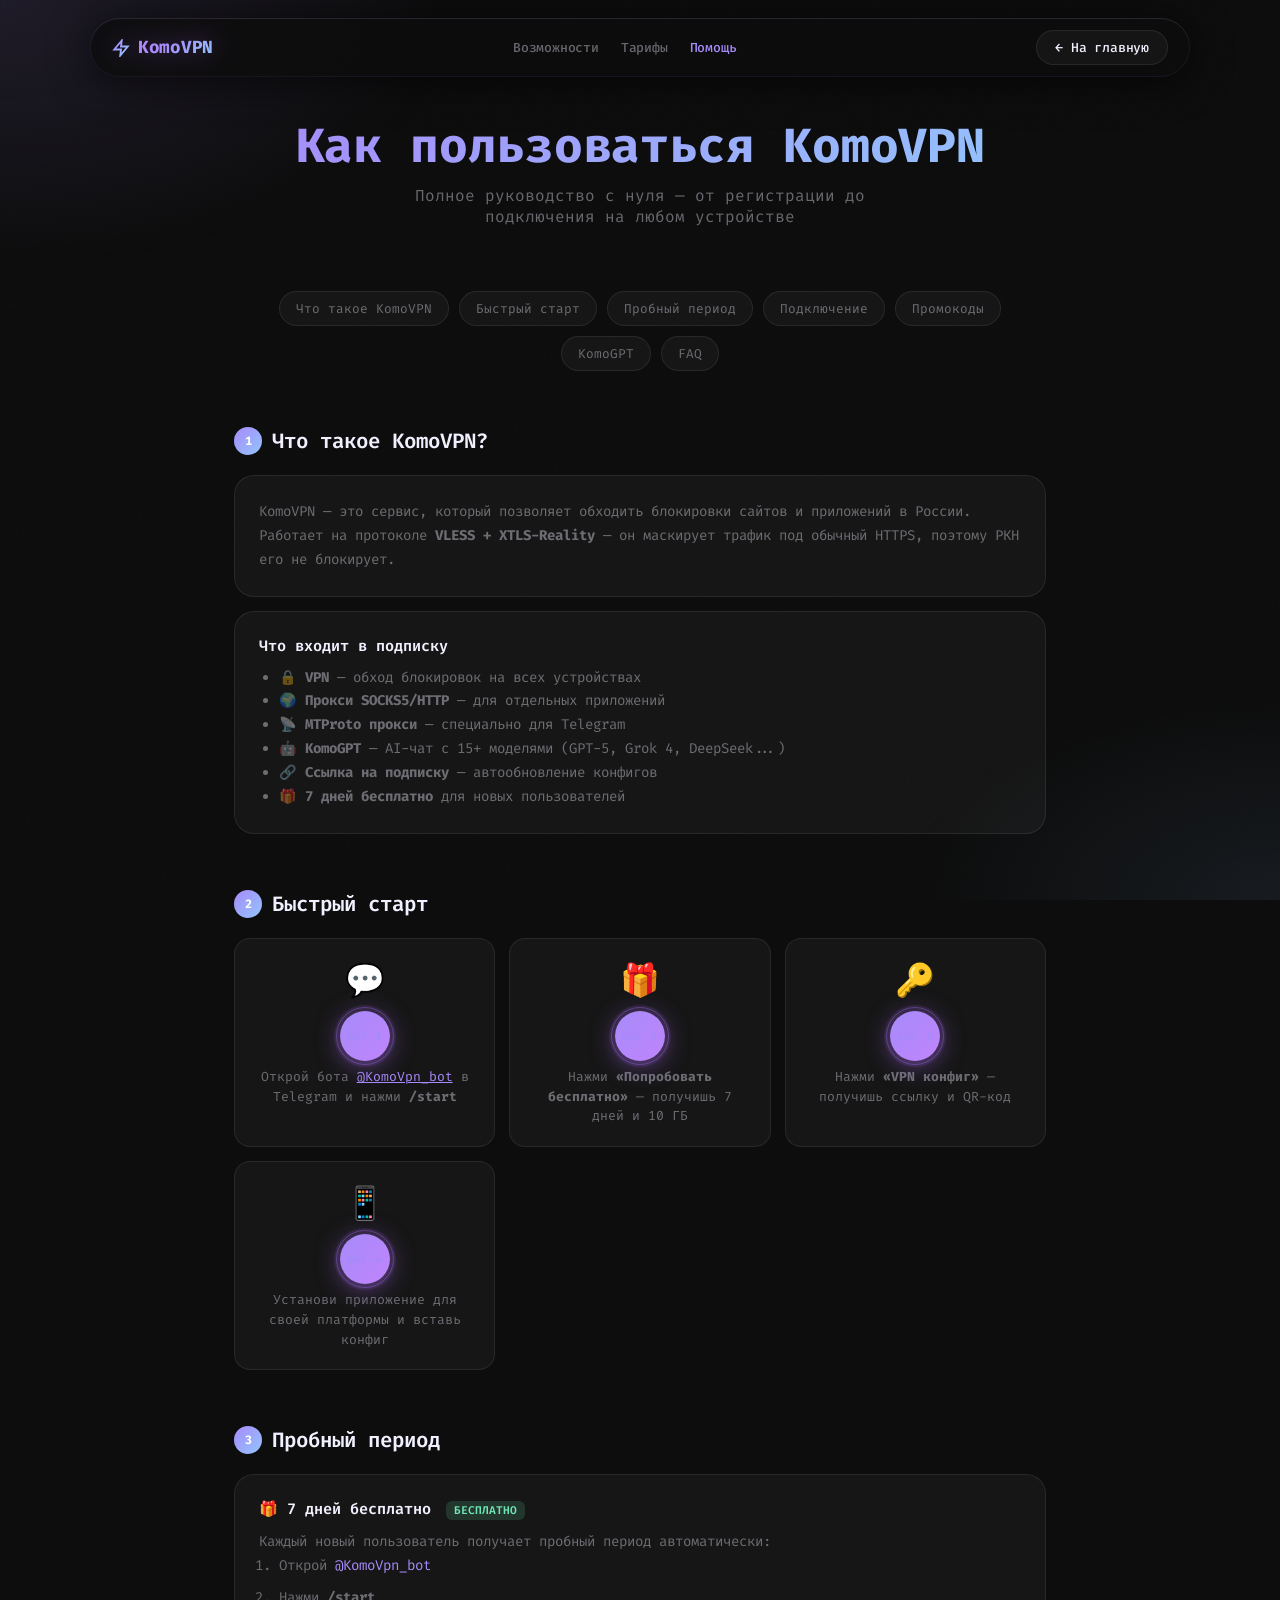
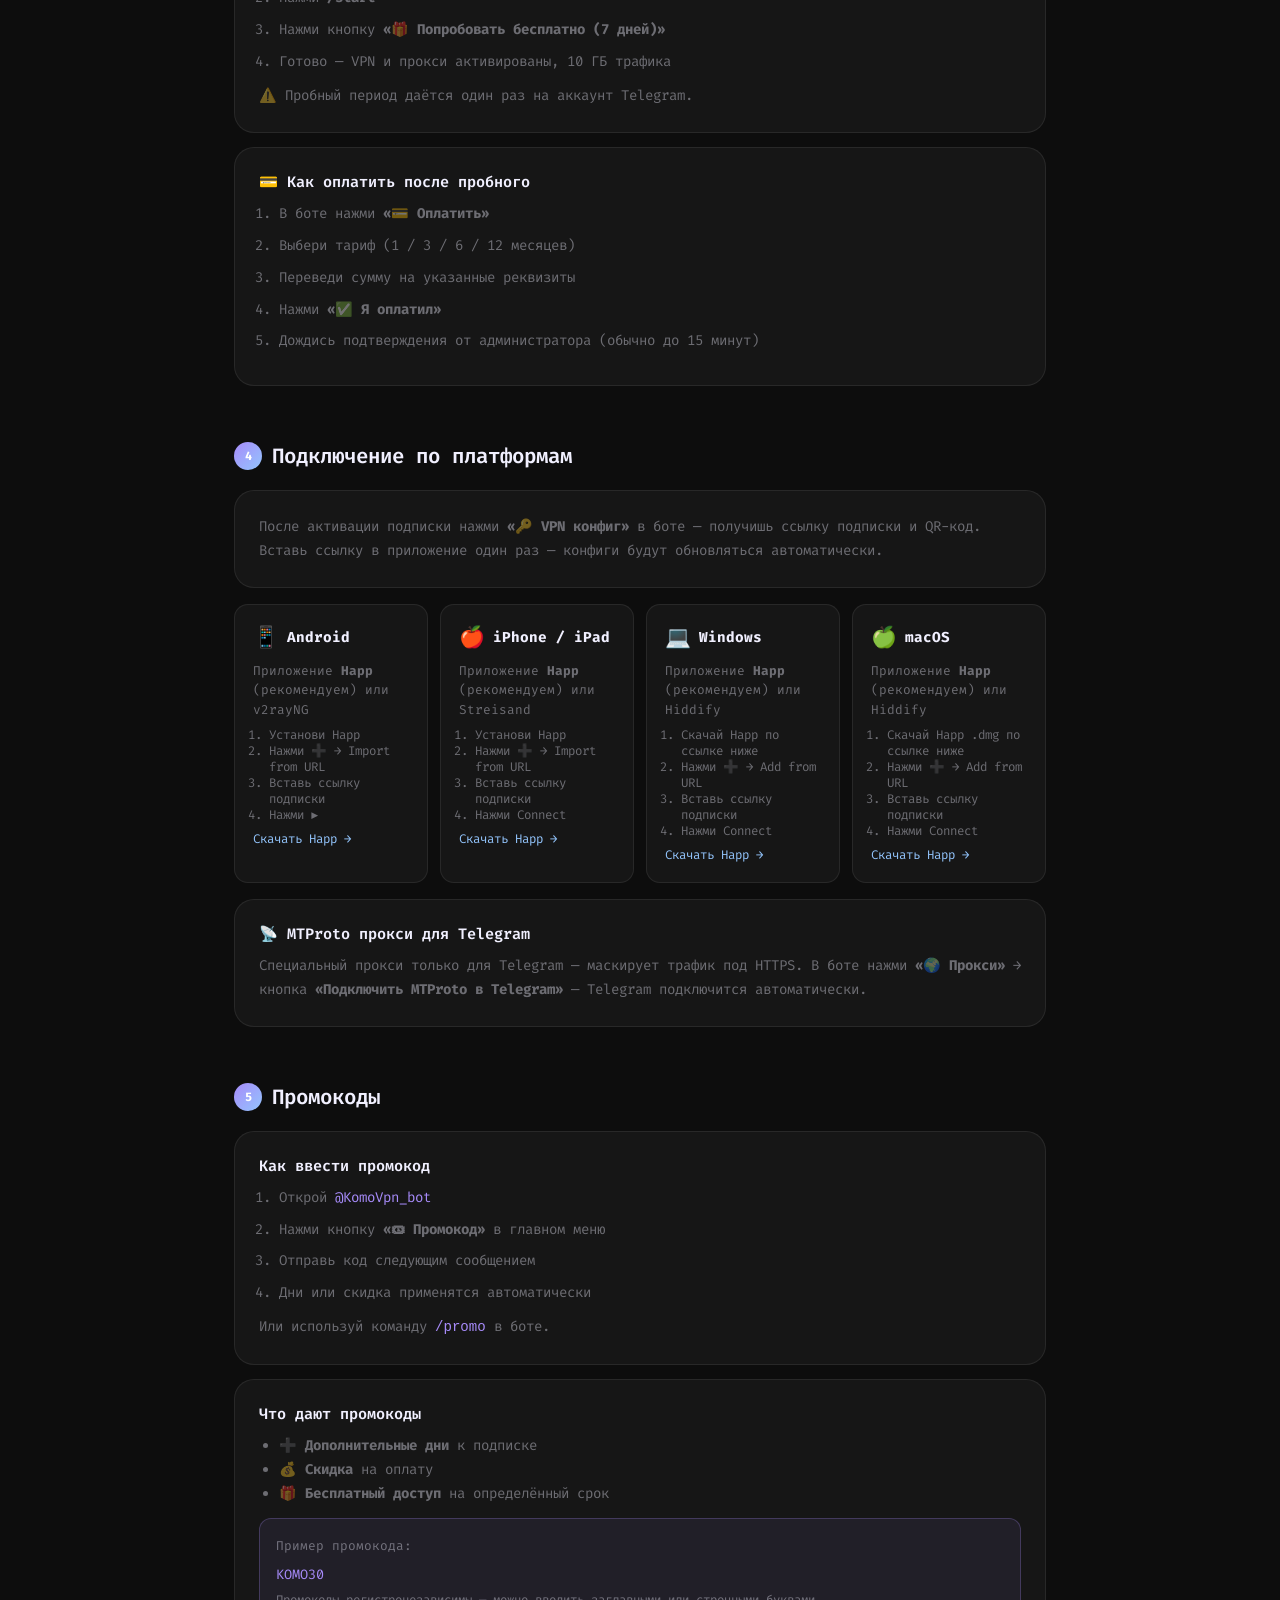
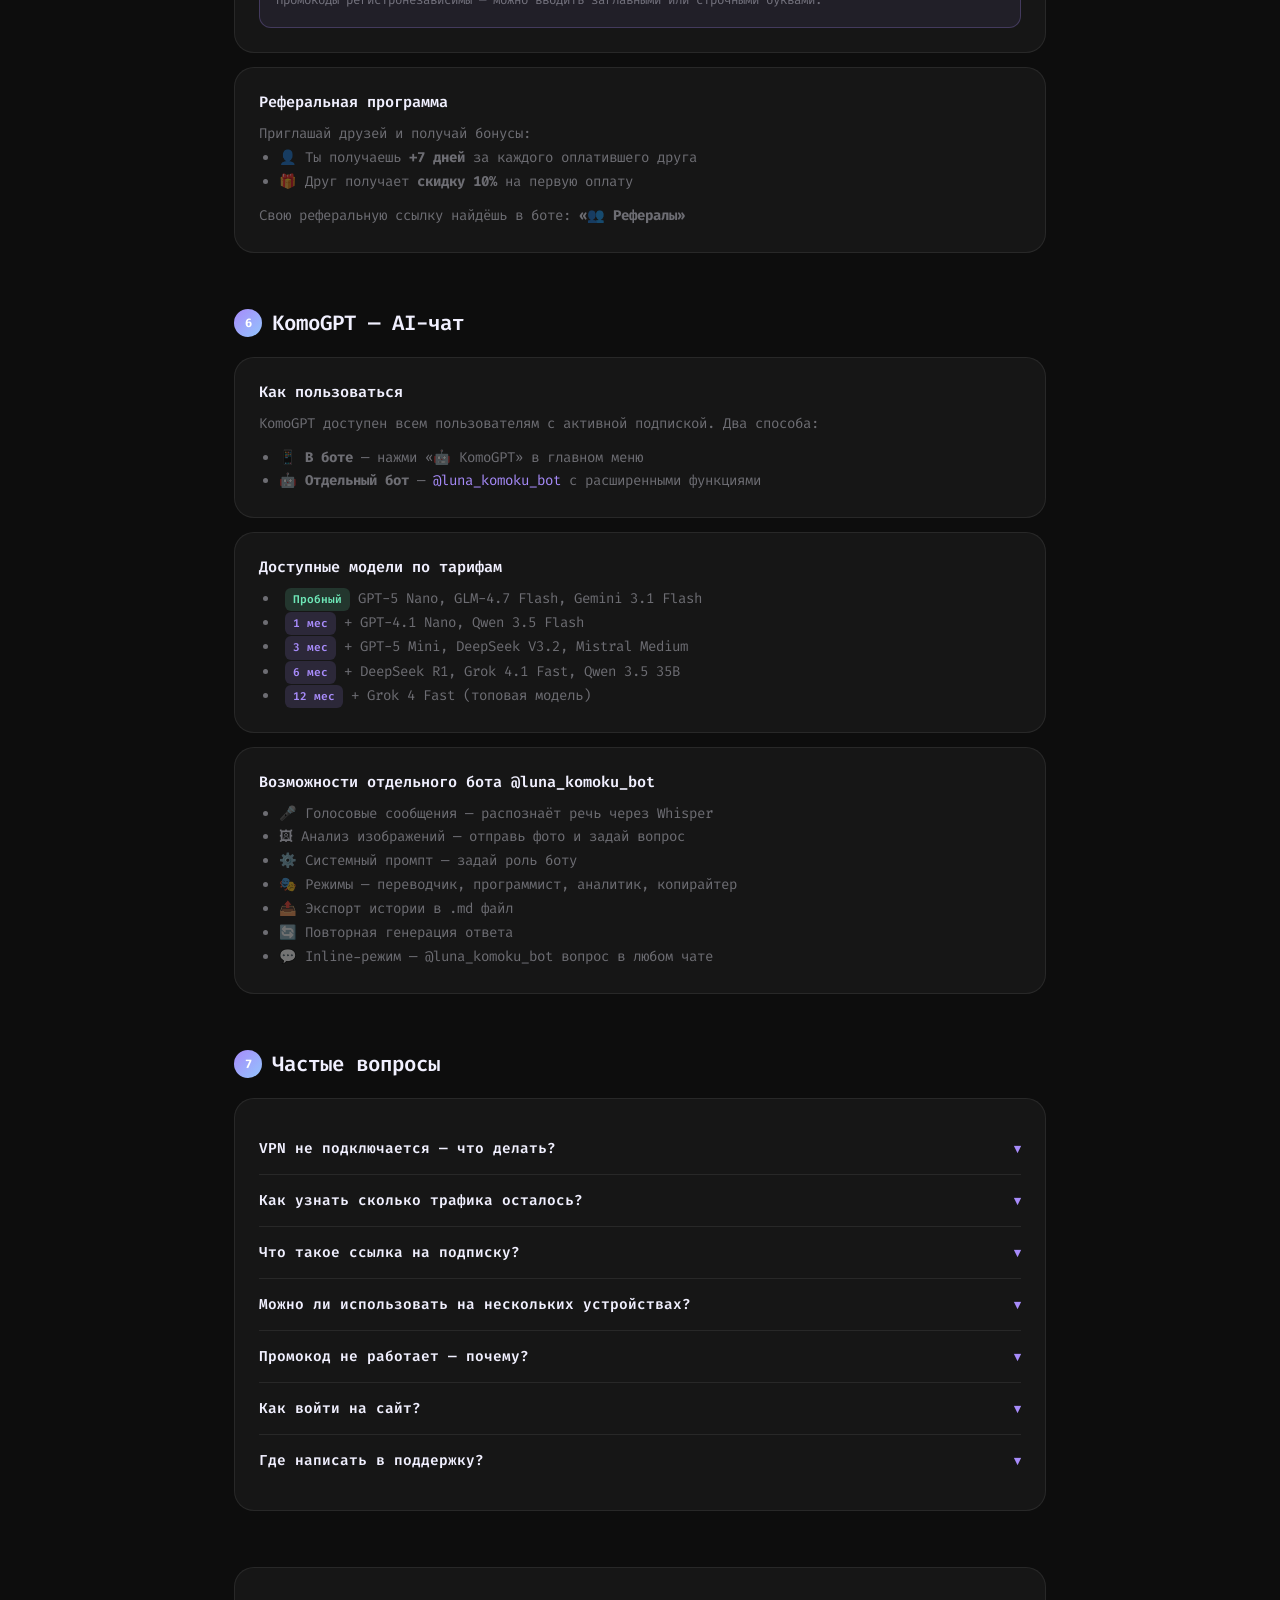
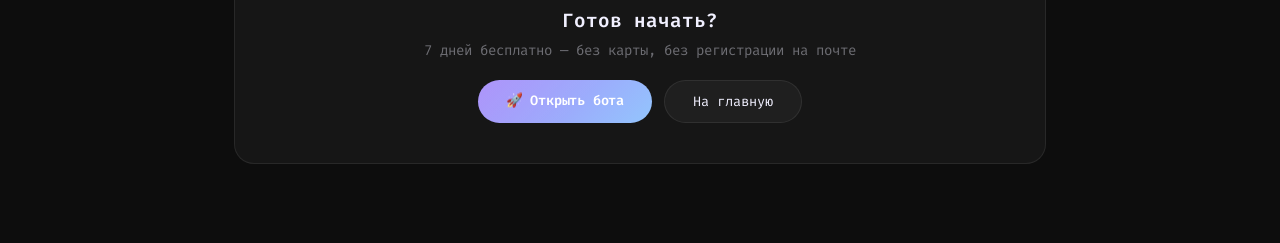
<file: frontend/help.html>
<!DOCTYPE html>
<html lang="ru">
<head>
<meta charset="UTF-8">
<meta name="viewport" content="width=device-width, initial-scale=1.0">
<title>Помощь — KomoVPN</title>
<meta name="description" content="Как начать пользоваться KomoVPN: подключение, тарифы, промокоды, инструкции для всех платформ.">
<link rel="icon" type="image/svg+xml" href="/favicon.svg">
<link rel="preconnect" href="https://fonts.googleapis.com">
<link href="https://fonts.googleapis.com/css2?family=Fira+Code:wght@300;400;500;600;700&display=swap" rel="stylesheet">
<link rel="stylesheet" href="style.css">
<style>
.help-wrap{max-width:860px;margin:0 auto;padding:120px 24px 80px}
.help-hero{text-align:center;margin-bottom:64px}
.help-hero h1{font-size:clamp(2rem,5vw,3rem);font-weight:700;background:linear-gradient(135deg,#a78bfa,#93c5fd);-webkit-background-clip:text;-webkit-text-fill-color:transparent;margin-bottom:12px}
.help-hero p{color:var(--muted);font-size:1rem;max-width:520px;margin:0 auto}
.help-toc{display:flex;flex-wrap:wrap;gap:10px;justify-content:center;margin-bottom:56px}
.toc-chip{padding:8px 16px;border-radius:50px;border:1px solid var(--border);background:var(--surface);color:var(--muted);font-size:.8rem;cursor:pointer;transition:.2s;text-decoration:none}
.toc-chip:hover{border-color:#a78bfa;color:#a78bfa}
.help-section{margin-bottom:56px}
.help-section h2{font-size:1.3rem;font-weight:600;color:var(--text);margin-bottom:20px;display:flex;align-items:center;gap:10px}
.help-section h2 .sec-num{width:28px;height:28px;border-radius:50%;background:linear-gradient(135deg,#a78bfa,#93c5fd);display:flex;align-items:center;justify-content:center;font-size:.75rem;font-weight:700;color:#fff;flex-shrink:0}
.help-card{background:var(--glass-bg);border:1px solid var(--border);border-radius:var(--r);padding:24px;margin-bottom:14px}
.help-card h3{font-size:.95rem;font-weight:600;color:var(--text);margin-bottom:10px}
.help-card p,.help-card li{font-size:.88rem;color:var(--muted);line-height:1.7}
.help-card ul,.help-card ol{padding-left:20px}
.help-card ol li{margin-bottom:8px}
.help-card a{color:#a78bfa;text-decoration:none}
.help-card a:hover{text-decoration:underline}
.step-grid{display:grid;grid-template-columns:repeat(auto-fit,minmax(200px,1fr));gap:14px}
.step-card{background:var(--surface);border:1px solid var(--border);border-radius:16px;padding:20px;text-align:center}
.step-card .step-icon{font-size:2rem;margin-bottom:10px}
.step-card .step-n{font-size:.7rem;color:#a78bfa;font-weight:600;margin-bottom:6px}
.step-card p{font-size:.82rem;color:var(--muted);line-height:1.5}
.platform-grid{display:grid;grid-template-columns:repeat(auto-fit,minmax(180px,1fr));gap:12px}
.platform-card{background:var(--surface);border:1px solid var(--border);border-radius:14px;padding:18px}
.platform-card .pl-head{display:flex;align-items:center;gap:8px;margin-bottom:10px}
.platform-card .pl-head span{font-size:1.3rem}
.platform-card .pl-head strong{font-size:.9rem;color:var(--text)}
.platform-card p{font-size:.8rem;color:var(--muted);line-height:1.5}
.platform-card a{display:inline-block;margin-top:8px;font-size:.78rem;color:#93c5fd;text-decoration:none}
.platform-card a:hover{text-decoration:underline}
.promo-example{background:rgba(167,139,250,0.08);border:1px solid rgba(167,139,250,0.25);border-radius:12px;padding:16px;margin-top:12px}
.promo-example code{font-family:'Fira Code',monospace;font-size:.85rem;color:#a78bfa}
.faq-item{border-bottom:1px solid var(--border);padding:16px 0}
.faq-item:last-child{border-bottom:none}
.faq-q{font-size:.9rem;font-weight:600;color:var(--text);cursor:pointer;display:flex;justify-content:space-between;align-items:center;gap:12px}
.faq-q::after{content:'▾';color:#a78bfa;font-size:.8rem;flex-shrink:0}
.faq-a{font-size:.85rem;color:var(--muted);line-height:1.7;margin-top:10px;display:none}
.faq-item.open .faq-a{display:block}
.faq-item.open .faq-q::after{content:'▴'}
.badge{display:inline-block;padding:2px 8px;border-radius:6px;font-size:.7rem;font-weight:600;margin-left:6px}
.badge-free{background:rgba(110,231,183,0.15);color:#6ee7b7}
.badge-paid{background:rgba(167,139,250,0.15);color:#a78bfa}
.help-cta{text-align:center;padding:40px 24px;background:var(--glass-bg);border:1px solid var(--border);border-radius:var(--r);margin-top:40px}
.help-cta h3{font-size:1.2rem;font-weight:600;margin-bottom:8px}
.help-cta p{color:var(--muted);font-size:.88rem;margin-bottom:20px}
.cta-btns{display:flex;gap:12px;justify-content:center;flex-wrap:wrap}
.btn-primary{padding:12px 28px;border-radius:50px;background:linear-gradient(135deg,#a78bfa,#93c5fd);color:#fff;font-family:'Fira Code',monospace;font-size:.85rem;font-weight:600;border:none;cursor:pointer;text-decoration:none;display:inline-block}
.btn-outline{padding:12px 28px;border-radius:50px;border:1px solid var(--border);background:var(--surface);color:var(--text);font-family:'Fira Code',monospace;font-size:.85rem;cursor:pointer;text-decoration:none;display:inline-block;transition:.2s}
.btn-outline:hover{border-color:#a78bfa;color:#a78bfa}
@media(max-width:600px){.help-wrap{padding:100px 16px 60px}.step-grid{grid-template-columns:1fr 1fr}.platform-grid{grid-template-columns:1fr 1fr}}
</style>
</head>
<body>
<div class="bg-mesh">
  <div class="orb orb1"></div>
  <div class="orb orb2"></div>
  <div class="orb orb3"></div>
</div>

<nav class="navbar">
  <a href="/" class="nav-logo" style="text-decoration:none;display:flex;align-items:center;gap:8px">
    <svg width="18" height="18" viewBox="0 0 24 24" fill="none" stroke="url(#logoGrad)" stroke-width="2.5"><defs><linearGradient id="logoGrad" x1="0%" y1="0%" x2="100%" y2="100%"><stop offset="0%" stop-color="#a78bfa"/><stop offset="100%" stop-color="#93c5fd"/></linearGradient></defs><path d="M13 2L3 14h9l-1 8 10-12h-9l1-8z"/></svg>
    KomoVPN
  </a>
  <div class="nav-links">
    <a href="/#features">Возможности</a>
    <a href="/#plans">Тарифы</a>
    <a href="/help" style="color:#a78bfa">Помощь</a>
  </div>
  <a href="/" class="btn-glass" style="text-decoration:none;padding:8px 18px;border-radius:50px;border:1px solid var(--border);background:var(--surface);color:var(--text);font-size:.82rem">← На главную</a>
</nav>

<div class="help-wrap">

  <div class="help-hero">
    <h1>Как пользоваться KomoVPN</h1>
    <p>Полное руководство с нуля — от регистрации до подключения на любом устройстве</p>
  </div>

  <!-- TOC -->
  <div class="help-toc">
    <a href="#what" class="toc-chip">Что такое KomoVPN</a>
    <a href="#start" class="toc-chip">Быстрый старт</a>
    <a href="#trial" class="toc-chip">Пробный период</a>
    <a href="#platforms" class="toc-chip">Подключение</a>
    <a href="#promo" class="toc-chip">Промокоды</a>
    <a href="#gpt" class="toc-chip">KomoGPT</a>
    <a href="#faq" class="toc-chip">FAQ</a>
  </div>

  <!-- 1. Что такое -->
  <div class="help-section" id="what">
    <h2><span class="sec-num">1</span> Что такое KomoVPN?</h2>
    <div class="help-card">
      <p>KomoVPN — это сервис, который позволяет обходить блокировки сайтов и приложений в России. Работает на протоколе <strong>VLESS + XTLS-Reality</strong> — он маскирует трафик под обычный HTTPS, поэтому РКН его не блокирует.</p>
    </div>
    <div class="help-card">
      <h3>Что входит в подписку</h3>
      <ul>
        <li>🔒 <strong>VPN</strong> — обход блокировок на всех устройствах</li>
        <li>🌍 <strong>Прокси SOCKS5/HTTP</strong> — для отдельных приложений</li>
        <li>📡 <strong>MTProto прокси</strong> — специально для Telegram</li>
        <li>🤖 <strong>KomoGPT</strong> — AI-чат с 15+ моделями (GPT-5, Grok 4, DeepSeek...)</li>
        <li>🔗 <strong>Ссылка на подписку</strong> — автообновление конфигов</li>
        <li>🎁 <strong>7 дней бесплатно</strong> для новых пользователей</li>
      </ul>
    </div>
  </div>

  <!-- 2. Быстрый старт -->
  <div class="help-section" id="start">
    <h2><span class="sec-num">2</span> Быстрый старт</h2>
    <div class="step-grid">
      <div class="step-card">
        <div class="step-icon">💬</div>
        <div class="step-n">ШАГ 1</div>
        <p>Открой бота <a href="https://t.me/KomoVpn_bot" style="color:#a78bfa">@KomoVpn_bot</a> в Telegram и нажми <strong>/start</strong></p>
      </div>
      <div class="step-card">
        <div class="step-icon">🎁</div>
        <div class="step-n">ШАГ 2</div>
        <p>Нажми <strong>«Попробовать бесплатно»</strong> — получишь 7 дней и 10 ГБ</p>
      </div>
      <div class="step-card">
        <div class="step-icon">🔑</div>
        <div class="step-n">ШАГ 3</div>
        <p>Нажми <strong>«VPN конфиг»</strong> — получишь ссылку и QR-код</p>
      </div>
      <div class="step-card">
        <div class="step-icon">📱</div>
        <div class="step-n">ШАГ 4</div>
        <p>Установи приложение для своей платформы и вставь конфиг</p>
      </div>
    </div>
  </div>

  <!-- 3. Пробный период -->
  <div class="help-section" id="trial">
    <h2><span class="sec-num">3</span> Пробный период</h2>
    <div class="help-card">
      <h3>🎁 7 дней бесплатно <span class="badge badge-free">БЕСПЛАТНО</span></h3>
      <p>Каждый новый пользователь получает пробный период автоматически:</p>
      <ol>
        <li>Открой <a href="https://t.me/KomoVpn_bot">@KomoVpn_bot</a></li>
        <li>Нажми <strong>/start</strong></li>
        <li>Нажми кнопку <strong>«🎁 Попробовать бесплатно (7 дней)»</strong></li>
        <li>Готово — VPN и прокси активированы, 10 ГБ трафика</li>
      </ol>
      <p style="margin-top:10px">⚠️ Пробный период даётся один раз на аккаунт Telegram.</p>
    </div>
    <div class="help-card">
      <h3>💳 Как оплатить после пробного</h3>
      <ol>
        <li>В боте нажми <strong>«💳 Оплатить»</strong></li>
        <li>Выбери тариф (1 / 3 / 6 / 12 месяцев)</li>
        <li>Переведи сумму на указанные реквизиты</li>
        <li>Нажми <strong>«✅ Я оплатил»</strong></li>
        <li>Дождись подтверждения от администратора (обычно до 15 минут)</li>
      </ol>
    </div>
  </div>

  <!-- 4. Подключение -->
  <div class="help-section" id="platforms">
    <h2><span class="sec-num">4</span> Подключение по платформам</h2>
    <div class="help-card" style="margin-bottom:16px">
      <p>После активации подписки нажми <strong>«🔑 VPN конфиг»</strong> в боте — получишь ссылку подписки и QR-код. Вставь ссылку в приложение один раз — конфиги будут обновляться автоматически.</p>
    </div>
    <div class="platform-grid">
      <div class="platform-card">
        <div class="pl-head"><span>📱</span><strong>Android</strong></div>
        <p>Приложение <strong>Happ</strong> (рекомендуем) или v2rayNG</p>
        <ol style="font-size:.78rem;color:var(--muted);padding-left:16px;margin-top:8px">
          <li>Установи Happ</li>
          <li>Нажми ➕ → Import from URL</li>
          <li>Вставь ссылку подписки</li>
          <li>Нажми ▶️</li>
        </ol>
        <a href="https://play.google.com/store/apps/details?id=com.happproxy" target="_blank">Скачать Happ →</a>
      </div>
      <div class="platform-card">
        <div class="pl-head"><span>🍎</span><strong>iPhone / iPad</strong></div>
        <p>Приложение <strong>Happ</strong> (рекомендуем) или Streisand</p>
        <ol style="font-size:.78rem;color:var(--muted);padding-left:16px;margin-top:8px">
          <li>Установи Happ</li>
          <li>Нажми ➕ → Import from URL</li>
          <li>Вставь ссылку подписки</li>
          <li>Нажми Connect</li>
        </ol>
        <a href="https://apps.apple.com/us/app/happ-proxy-utility/id6504287215" target="_blank">Скачать Happ →</a>
      </div>
      <div class="platform-card">
        <div class="pl-head"><span>💻</span><strong>Windows</strong></div>
        <p>Приложение <strong>Happ</strong> (рекомендуем) или Hiddify</p>
        <ol style="font-size:.78rem;color:var(--muted);padding-left:16px;margin-top:8px">
          <li>Скачай Happ по ссылке ниже</li>
          <li>Нажми ➕ → Add from URL</li>
          <li>Вставь ссылку подписки</li>
          <li>Нажми Connect</li>
        </ol>
        <a href="https://github.com/Happ-proxy/happ-desktop/releases/latest/download/setup-Happ.x64.exe" target="_blank">Скачать Happ →</a>
      </div>
      <div class="platform-card">
        <div class="pl-head"><span>🍏</span><strong>macOS</strong></div>
        <p>Приложение <strong>Happ</strong> (рекомендуем) или Hiddify</p>
        <ol style="font-size:.78rem;color:var(--muted);padding-left:16px;margin-top:8px">
          <li>Скачай Happ .dmg по ссылке ниже</li>
          <li>Нажми ➕ → Add from URL</li>
          <li>Вставь ссылку подписки</li>
          <li>Нажми Connect</li>
        </ol>
        <a href="https://github.com/Happ-proxy/happ-desktop/releases/latest/download/Happ.macOS.universal.dmg" target="_blank">Скачать Happ →</a>
      </div>
    </div>
    <div class="help-card" style="margin-top:16px">
      <h3>📡 MTProto прокси для Telegram</h3>
      <p>Специальный прокси только для Telegram — маскирует трафик под HTTPS. В боте нажми <strong>«🌍 Прокси»</strong> → кнопка <strong>«Подключить MTProto в Telegram»</strong> — Telegram подключится автоматически.</p>
    </div>
  </div>

  <!-- 5. Промокоды -->
  <div class="help-section" id="promo">
    <h2><span class="sec-num">5</span> Промокоды</h2>
    <div class="help-card">
      <h3>Как ввести промокод</h3>
      <ol>
        <li>Открой <a href="https://t.me/KomoVpn_bot">@KomoVpn_bot</a></li>
        <li>Нажми кнопку <strong>«🎟 Промокод»</strong> в главном меню</li>
        <li>Отправь код следующим сообщением</li>
        <li>Дни или скидка применятся автоматически</li>
      </ol>
      <p style="margin-top:10px">Или используй команду <code style="color:#a78bfa">/promo</code> в боте.</p>
    </div>
    <div class="help-card">
      <h3>Что дают промокоды</h3>
      <ul>
        <li>➕ <strong>Дополнительные дни</strong> к подписке</li>
        <li>💰 <strong>Скидка</strong> на оплату</li>
        <li>🎁 <strong>Бесплатный доступ</strong> на определённый срок</li>
      </ul>
      <div class="promo-example">
        <p style="font-size:.8rem;color:var(--muted);margin-bottom:6px">Пример промокода:</p>
        <code>KOMO30</code>
        <p style="font-size:.78rem;color:var(--muted);margin-top:6px">Промокоды регистронезависимы — можно вводить заглавными или строчными буквами.</p>
      </div>
    </div>
    <div class="help-card">
      <h3>Реферальная программа</h3>
      <p>Приглашай друзей и получай бонусы:</p>
      <ul>
        <li>👤 Ты получаешь <strong>+7 дней</strong> за каждого оплатившего друга</li>
        <li>🎁 Друг получает <strong>скидку 10%</strong> на первую оплату</li>
      </ul>
      <p style="margin-top:10px">Свою реферальную ссылку найдёшь в боте: <strong>«👥 Рефералы»</strong></p>
    </div>
  </div>

  <!-- 6. KomoGPT -->
  <div class="help-section" id="gpt">
    <h2><span class="sec-num">6</span> KomoGPT — AI-чат</h2>
    <div class="help-card">
      <h3>Как пользоваться</h3>
      <p>KomoGPT доступен всем пользователям с активной подпиской. Два способа:</p>
      <ul style="margin-top:10px">
        <li>📱 <strong>В боте</strong> — нажми «🤖 KomoGPT» в главном меню</li>
        <li>🤖 <strong>Отдельный бот</strong> — <a href="https://t.me/luna_komoku_bot">@luna_komoku_bot</a> с расширенными функциями</li>
      </ul>
    </div>
    <div class="help-card">
      <h3>Доступные модели по тарифам</h3>
      <ul>
        <li><span class="badge badge-free">Пробный</span> GPT-5 Nano, GLM-4.7 Flash, Gemini 3.1 Flash</li>
        <li><span class="badge badge-paid">1 мес</span> + GPT-4.1 Nano, Qwen 3.5 Flash</li>
        <li><span class="badge badge-paid">3 мес</span> + GPT-5 Mini, DeepSeek V3.2, Mistral Medium</li>
        <li><span class="badge badge-paid">6 мес</span> + DeepSeek R1, Grok 4.1 Fast, Qwen 3.5 35B</li>
        <li><span class="badge badge-paid">12 мес</span> + Grok 4 Fast (топовая модель)</li>
      </ul>
    </div>
    <div class="help-card">
      <h3>Возможности отдельного бота @luna_komoku_bot</h3>
      <ul>
        <li>🎤 Голосовые сообщения — распознаёт речь через Whisper</li>
        <li>🖼 Анализ изображений — отправь фото и задай вопрос</li>
        <li>⚙️ Системный промпт — задай роль боту</li>
        <li>🎭 Режимы — переводчик, программист, аналитик, копирайтер</li>
        <li>📤 Экспорт истории в .md файл</li>
        <li>🔄 Повторная генерация ответа</li>
        <li>💬 Inline-режим — @luna_komoku_bot вопрос в любом чате</li>
      </ul>
    </div>
  </div>

  <!-- 7. FAQ -->
  <div class="help-section" id="faq">
    <h2><span class="sec-num">7</span> Частые вопросы</h2>
    <div class="help-card">
      <div class="faq-item">
        <div class="faq-q" onclick="toggleFaq(this)">VPN не подключается — что делать?</div>
        <div class="faq-a">
          1. Убедись что подписка активна (в боте → «📊 Статус»)<br>
          2. Попробуй нажать «🔄 Переподключить VPN» в разделе конфига<br>
          3. Попробуй другой конфиг — в ссылке подписки их несколько (Finland, Stockholm, CDN)<br>
          4. Если ничего не помогает — напиши в поддержку
        </div>
      </div>
      <div class="faq-item">
        <div class="faq-q" onclick="toggleFaq(this)">Как узнать сколько трафика осталось?</div>
        <div class="faq-a">В боте нажми «📊 Статус» — увидишь прогресс-бар с VPN и прокси трафиком. Для актуальных данных нажми «🔄 Обновить трафик».</div>
      </div>
      <div class="faq-item">
        <div class="faq-q" onclick="toggleFaq(this)">Что такое ссылка на подписку?</div>
        <div class="faq-a">Это персональная ссылка вида <code>https://lklunallm.icu/sub/...</code> — вставляешь её в приложение один раз, и оно автоматически загружает все конфиги и обновляет их при изменениях. Не передавай её другим.</div>
      </div>
      <div class="faq-item">
        <div class="faq-q" onclick="toggleFaq(this)">Можно ли использовать на нескольких устройствах?</div>
        <div class="faq-a">Да. У тебя 3 VPN-конфига с разными настройками — можно подключить на телефоне, планшете и компьютере одновременно. Трафик считается суммарно.</div>
      </div>
      <div class="faq-item">
        <div class="faq-q" onclick="toggleFaq(this)">Промокод не работает — почему?</div>
        <div class="faq-a">Возможные причины: промокод уже использован тобой, истёк срок действия, закончились использования. Проверь правильность написания — промокоды регистронезависимы.</div>
      </div>
      <div class="faq-item">
        <div class="faq-q" onclick="toggleFaq(this)">Как войти на сайт?</div>
        <div class="faq-a">В боте нажми «🌐 Войти на сайт» — получишь одноразовый код на 10 минут. Введи его на сайте в поле входа. После входа сессия сохраняется на 30 дней.</div>
      </div>
      <div class="faq-item">
        <div class="faq-q" onclick="toggleFaq(this)">Где написать в поддержку?</div>
        <div class="faq-a">В боте нажми «🆘 Поддержка» — там будет ссылка на аккаунт поддержки в Telegram.</div>
      </div>
    </div>
  </div>

  <!-- CTA -->
  <div class="help-cta">
    <h3>Готов начать?</h3>
    <p>7 дней бесплатно — без карты, без регистрации на почте</p>
    <div class="cta-btns">
      <a href="https://t.me/KomoVpn_bot" class="btn-primary" target="_blank">🚀 Открыть бота</a>
      <a href="/" class="btn-outline">На главную</a>
    </div>
  </div>

</div>

<script>
function toggleFaq(el) {
  el.parentElement.classList.toggle('open');
}
</script>
</body>
</html>
</file>
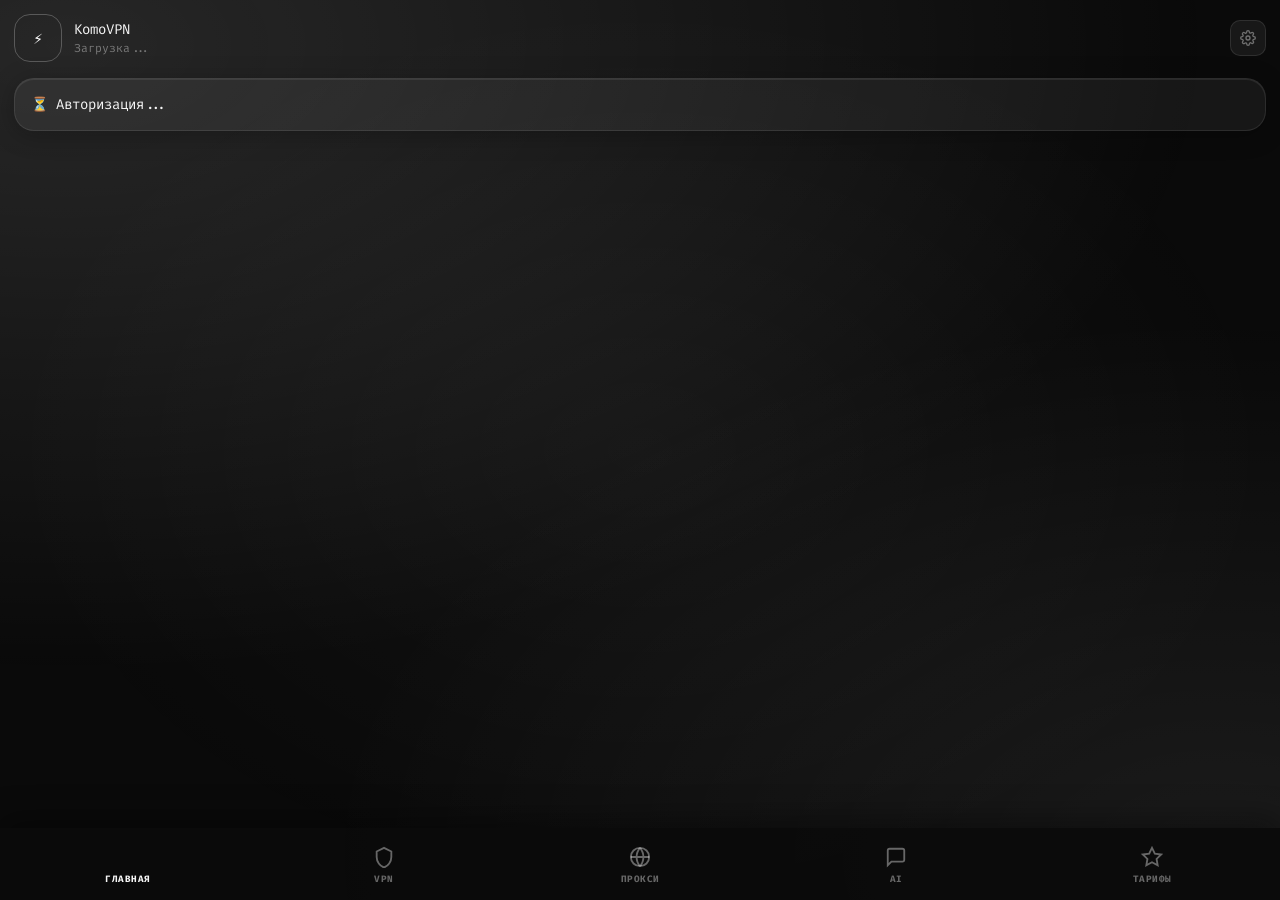
<file: frontend/miniapp.html>
<!DOCTYPE html>
<html lang="ru">
<head>
<meta charset="UTF-8">
<meta name="viewport" content="width=device-width, initial-scale=1.0, maximum-scale=1.0, user-scalable=no">
<title>KomoVPN</title>
<link rel="icon" type="image/svg+xml" href="/favicon.svg">
<script src="https://telegram.org/js/telegram-web-app.js"></script>
<link href="https://fonts.googleapis.com/css2?family=Fira+Code:wght@400;500;600;700&display=swap" rel="stylesheet">
<link rel="stylesheet" href="miniapp.css?v=8">
</head>
<body>
<div class="bg-mesh"><div class="orb o1"></div><div class="orb o2"></div><div class="orb o3"></div></div>

<!-- Toast уведомления -->
<div id="toast-container"></div>

<!-- Модальное окно QR -->
<div id="qr-modal" class="modal hidden">
  <div class="modal-overlay" onclick="closeQR()"></div>
  <div class="modal-box">
    <div class="modal-title">QR-код конфига</div>
    <canvas id="qr-canvas"></canvas>
    <div id="qr-label" style="font-size:.72rem;color:var(--muted);margin-top:8px;text-align:center"></div>
    <button class="btn btn-ghost btn-sm mt" onclick="closeQR()">✕ Закрыть</button>
  </div>
</div>

<div id="app">

  <!-- HOME -->
  <div class="screen active" id="s-home">
    <div class="uh">
      <div class="ua" id="user-avatar">⚡</div>
      <div style="flex:1">
        <div class="un" id="home-name">KomoVPN</div>
        <div class="us" id="home-sub">Загрузка...</div>
      </div>
      <button class="icon-btn" onclick="goTab('settings')" title="Настройки">
        <svg viewBox="0 0 24 24" fill="none" stroke="currentColor" stroke-width="2"><circle cx="12" cy="12" r="3"/><path d="M19.4 15a1.65 1.65 0 00.33 1.82l.06.06a2 2 0 010 2.83 2 2 0 01-2.83 0l-.06-.06a1.65 1.65 0 00-1.82-.33 1.65 1.65 0 00-1 1.51V21a2 2 0 01-4 0v-.09A1.65 1.65 0 009 19.4a1.65 1.65 0 00-1.82.33l-.06.06a2 2 0 01-2.83-2.83l.06-.06A1.65 1.65 0 004.68 15a1.65 1.65 0 00-1.51-1H3a2 2 0 010-4h.09A1.65 1.65 0 004.6 9a1.65 1.65 0 00-.33-1.82l-.06-.06a2 2 0 012.83-2.83l.06.06A1.65 1.65 0 009 4.68a1.65 1.65 0 001-1.51V3a2 2 0 014 0v.09a1.65 1.65 0 001 1.51 1.65 1.65 0 001.82-.33l.06-.06a2 2 0 012.83 2.83l-.06.06A1.65 1.65 0 0019.4 9a1.65 1.65 0 001.51 1H21a2 2 0 010 4h-.09a1.65 1.65 0 00-1.51 1z"/></svg>
      </button>
    </div>
    <div class="card" id="status-card"><div class="loading">⏳ Авторизация...</div></div>
    <div class="card hidden" id="quick-card">
      <div class="ct">Быстрые действия</div>
      <div class="row">
        <button class="btn btn-primary" onclick="goTab('vpn')">
          <svg width="16" height="16" viewBox="0 0 24 24" fill="none" stroke="currentColor" stroke-width="2.5"><path d="M12 2L4 6v6c0 5.25 3.5 10.15 8 11.35C16.5 22.15 20 17.25 20 12V6l-8-4z"/></svg>
          VPN
        </button>
        <button class="btn btn-blue" onclick="goTab('proxy')">
          <svg width="16" height="16" viewBox="0 0 24 24" fill="none" stroke="currentColor" stroke-width="2.5"><circle cx="12" cy="12" r="10"/><path d="M2 12h20M12 2a15.3 15.3 0 010 20"/></svg>
          Прокси
        </button>
      </div>
      <div class="row mt">
        <button class="btn btn-ghost" onclick="goTab('sub')">
          <svg width="15" height="15" viewBox="0 0 24 24" fill="none" stroke="currentColor" stroke-width="2"><path d="M10 13a5 5 0 007.54.54l3-3a5 5 0 00-7.07-7.07l-1.72 1.71"/><path d="M14 11a5 5 0 00-7.54-.54l-3 3a5 5 0 007.07 7.07l1.71-1.71"/></svg>
          Подписка
        </button>
        <button class="btn btn-ghost" onclick="goTab('plans')">
          <svg width="15" height="15" viewBox="0 0 24 24" fill="none" stroke="currentColor" stroke-width="2"><polygon points="12 2 15.09 8.26 22 9.27 17 14.14 18.18 21.02 12 17.77 5.82 21.02 7 14.14 2 9.27 8.91 8.26 12 2"/></svg>
          Тарифы
        </button>
      </div>
      <div class="row mt">
        <button class="btn btn-ghost" onclick="goTab('ai')">
          <svg width="15" height="15" viewBox="0 0 24 24" fill="none" stroke="currentColor" stroke-width="2"><path d="M21 15a2 2 0 01-2 2H7l-4 4V5a2 2 0 012-2h14a2 2 0 012 2z"/></svg>
          AI Чат
        </button>
        <button class="btn btn-ghost" onclick="goTab('server')">
          <svg width="15" height="15" viewBox="0 0 24 24" fill="none" stroke="currentColor" stroke-width="2"><rect x="2" y="2" width="20" height="8" rx="2"/><rect x="2" y="14" width="20" height="8" rx="2"/><line x1="6" y1="6" x2="6.01" y2="6"/><line x1="6" y1="18" x2="6.01" y2="18"/></svg>
          Сервер
        </button>
      </div>
      <button class="btn btn-ghost mt" id="mtproto-btn" onclick="loadMTProto()" style="display:none">
        📡 MTProto прокси для Telegram
      </button>
      <a href="https://t.me/KomoVpn_bot" class="btn btn-tg mt">
        <svg width="16" height="16" viewBox="0 0 24 24" fill="currentColor"><path d="M12 0C5.373 0 0 5.373 0 12s5.373 12 12 12 12-5.373 12-12S18.627 0 12 0zm5.562 8.248l-2.04 9.613c-.152.67-.548.835-1.11.52l-3.07-2.263-1.482 1.426c-.164.164-.3.3-.616.3l.22-3.11 5.666-5.117c.246-.22-.054-.342-.382-.122L7.26 14.6l-3.02-.944c-.657-.205-.67-.657.137-.973l11.79-4.547c.547-.198 1.026.133.847.97l-.452.142z"/></svg>
        Открыть бот
      </a>
    </div>
    <div class="card hidden" id="features-card">
      <div class="ct">Возможности</div>
      <div class="ir"><div class="ii"><svg viewBox="0 0 24 24"><rect x="3" y="11" width="18" height="11" rx="2"/><path d="M7 11V7a5 5 0 0110 0v4"/></svg></div><div><div style="font-weight:600">VLESS + XTLS-Reality</div><div class="it">Протокол нового поколения, не блокируется</div></div></div>
      <div class="ir"><div class="ii"><svg viewBox="0 0 24 24"><path d="M13 2L3 14h9l-1 8 10-12h-9l1-8z"/></svg></div><div><div style="font-weight:600">Без ограничений скорости</div><div class="it">Максимальная скорость вашего канала</div></div></div>
      <div class="ir"><div class="ii"><svg viewBox="0 0 24 24"><circle cx="12" cy="12" r="10"/><path d="M2 12h20M12 2a15.3 15.3 0 010 20"/></svg></div><div><div style="font-weight:600">VPN + Прокси в комплекте</div><div class="it">SOCKS5 и HTTP, единый счётчик трафика</div></div></div>
      <div class="ir"><div class="ii"><svg viewBox="0 0 24 24"><path d="M21 10c0 7-9 13-9 13s-9-6-9-13a9 9 0 0118 0z"/><circle cx="12" cy="10" r="3"/></svg></div><div><div style="font-weight:600">Сервер в Финляндии</div><div class="it">Helsinki · низкий пинг для СНГ</div></div></div>
      <div class="ir"><div class="ii"><svg viewBox="0 0 24 24"><rect x="5" y="2" width="14" height="20" rx="2"/><path d="M12 18h.01"/></svg></div><div><div style="font-weight:600">Все платформы</div><div class="it">Android, iOS, Windows, macOS, Linux</div></div></div>
    </div>
  </div>

  <!-- VPN -->
  <div class="screen" id="s-vpn">
    <div class="section-title">
      <svg viewBox="0 0 24 24" fill="none" stroke="currentColor" stroke-width="2"><path d="M12 2L4 6v6c0 5.25 3.5 10.15 8 11.35C16.5 22.15 20 17.25 20 12V6l-8-4z"/></svg>
      VPN конфиг
    </div>
    <div id="vpn-content"><div class="loading">⏳</div></div>
  </div>

  <!-- PROXY -->
  <div class="screen" id="s-proxy">
    <div class="section-title">
      <svg viewBox="0 0 24 24" fill="none" stroke="currentColor" stroke-width="2"><circle cx="12" cy="12" r="10"/><path d="M2 12h20M12 2a15.3 15.3 0 010 20"/></svg>
      Прокси
    </div>
    <div id="proxy-content"><div class="loading">⏳</div></div>
  </div>

  <!-- SUB -->
  <div class="screen" id="s-sub">
    <div class="section-title">
      <svg viewBox="0 0 24 24" fill="none" stroke="currentColor" stroke-width="2"><path d="M10 13a5 5 0 007.54.54l3-3a5 5 0 00-7.07-7.07l-1.72 1.71"/><path d="M14 11a5 5 0 00-7.54-.54l-3 3a5 5 0 007.07 7.07l1.71-1.71"/></svg>
      Подписка
    </div>
    <div id="sub-content"><div class="loading">⏳</div></div>
  </div>

  <!-- PLANS -->
  <div class="screen" id="s-plans">
    <div class="section-title">
      <svg viewBox="0 0 24 24" fill="none" stroke="currentColor" stroke-width="2"><polygon points="12 2 15.09 8.26 22 9.27 17 14.14 18.18 21.02 12 17.77 5.82 21.02 7 14.14 2 9.27 8.91 8.26 12 2"/></svg>
      Тарифы
    </div>
    <div id="plans-content"><div class="loading">⏳</div></div>
  </div>

  <!-- AI CHAT -->
  <div class="screen" id="s-ai">
    <div class="section-title">
      <svg viewBox="0 0 24 24" fill="none" stroke="currentColor" stroke-width="2"><path d="M21 15a2 2 0 01-2 2H7l-4 4V5a2 2 0 012-2h14a2 2 0 012 2z"/></svg>
      AI Чат
      <button id="ai-clear-btn" class="icon-btn ml-auto" onclick="clearAIChat()" title="Очистить чат" style="display:none">
        <svg viewBox="0 0 24 24" fill="none" stroke="currentColor" stroke-width="2"><polyline points="3 6 5 6 21 6"/><path d="M19 6l-1 14a2 2 0 01-2 2H8a2 2 0 01-2-2L5 6"/><path d="M10 11v6M14 11v6"/></svg>
      </button>
    </div>
    <div id="ai-model-bar" class="hidden">
      <div class="model-chip" onclick="openModelPicker()">
        <svg width="12" height="12" viewBox="0 0 24 24" fill="none" stroke="currentColor" stroke-width="2"><circle cx="12" cy="12" r="3"/><path d="M12 1v4M12 19v4M4.22 4.22l2.83 2.83M16.95 16.95l2.83 2.83M1 12h4M19 12h4M4.22 19.78l2.83-2.83M16.95 7.05l2.83-2.83"/></svg>
        <span id="ai-model-name">GPT</span>
        <svg width="10" height="10" viewBox="0 0 24 24" fill="none" stroke="currentColor" stroke-width="2.5"><polyline points="6 9 12 15 18 9"/></svg>
      </div>
    </div>
    <div id="ai-messages"></div>
    <div id="ai-input-area" class="hidden">
      <div class="ai-input-row">
        <textarea id="ai-input" placeholder="Напишите сообщение..." rows="1" onkeydown="aiKeyDown(event)" oninput="autoResize(this)"></textarea>
        <button id="ai-send-btn" onclick="sendAI()" class="send-btn">
          <svg viewBox="0 0 24 24" fill="none" stroke="currentColor" stroke-width="2.5"><line x1="22" y1="2" x2="11" y2="13"/><polygon points="22 2 15 22 11 13 2 9 22 2"/></svg>
        </button>
      </div>
    </div>
    <div id="ai-content"></div>
  </div>

  <!-- SERVER STATUS -->
  <div class="screen" id="s-server">
    <div class="section-title">
      <svg viewBox="0 0 24 24" fill="none" stroke="currentColor" stroke-width="2"><rect x="2" y="2" width="20" height="8" rx="2"/><rect x="2" y="14" width="20" height="8" rx="2"/><line x1="6" y1="6" x2="6.01" y2="6"/><line x1="6" y1="18" x2="6.01" y2="18"/></svg>
      Статус сервера
      <button class="icon-btn ml-auto" onclick="loadServer(true)" title="Обновить">
        <svg viewBox="0 0 24 24" fill="none" stroke="currentColor" stroke-width="2"><polyline points="23 4 23 10 17 10"/><path d="M20.49 15a9 9 0 11-2.12-9.36L23 10"/></svg>
      </button>
    </div>
    <div id="server-content"><div class="loading">⏳</div></div>
  </div>

  <!-- REFERRALS -->
  <div class="screen" id="s-ref">
    <div class="section-title">
      <svg viewBox="0 0 24 24" fill="none" stroke="currentColor" stroke-width="2"><path d="M17 21v-2a4 4 0 00-4-4H5a4 4 0 00-4 4v2"/><circle cx="9" cy="7" r="4"/><path d="M23 21v-2a4 4 0 00-3-3.87M16 3.13a4 4 0 010 7.75"/></svg>
      Рефералы
    </div>
    <div id="ref-content"><div class="loading">⏳</div></div>
  </div>

  <!-- PAYMENTS HISTORY -->
  <div class="screen" id="s-payments">
    <div class="section-title">
      <svg viewBox="0 0 24 24" fill="none" stroke="currentColor" stroke-width="2"><rect x="1" y="4" width="22" height="16" rx="2"/><line x1="1" y1="10" x2="23" y2="10"/></svg>
      История платежей
    </div>
    <div id="payments-content"><div class="loading">⏳</div></div>
  </div>

  <!-- SETTINGS -->
  <div class="screen" id="s-settings">
    <div class="section-title">
      <svg viewBox="0 0 24 24" fill="none" stroke="currentColor" stroke-width="2"><circle cx="12" cy="12" r="3"/><path d="M19.4 15a1.65 1.65 0 00.33 1.82l.06.06a2 2 0 010 2.83 2 2 0 01-2.83 0l-.06-.06a1.65 1.65 0 00-1.82-.33 1.65 1.65 0 00-1 1.51V21a2 2 0 01-4 0v-.09A1.65 1.65 0 009 19.4a1.65 1.65 0 00-1.82.33l-.06.06a2 2 0 01-2.83-2.83l.06-.06A1.65 1.65 0 004.68 15a1.65 1.65 0 00-1.51-1H3a2 2 0 010-4h.09A1.65 1.65 0 004.6 9a1.65 1.65 0 00-.33-1.82l-.06-.06a2 2 0 012.83-2.83l.06.06A1.65 1.65 0 009 4.68a1.65 1.65 0 001-1.51V3a2 2 0 014 0v.09a1.65 1.65 0 001 1.51 1.65 1.65 0 001.82-.33l.06-.06a2 2 0 012.83 2.83l-.06.06A1.65 1.65 0 0019.4 9a1.65 1.65 0 001.51 1H21a2 2 0 010 4h-.09a1.65 1.65 0 00-1.51 1z"/></svg>
      Настройки
    </div>
    <div id="settings-content"></div>
  </div>

</div>

<!-- BOTTOM NAV -->
<nav class="nav">
  <div class="ni active" id="nav-home" onclick="goTab('home')">
    <div class="ni-dot"></div>
    <div class="ni-icon"><svg viewBox="0 0 24 24"><path d="M3 9l9-7 9 7v11a2 2 0 01-2 2H5a2 2 0 01-2-2z"/><polyline points="9 22 9 12 15 12 15 22"/></svg></div>
    <div class="ni-label">Главная</div>
  </div>
  <div class="ni" id="nav-vpn" onclick="goTab('vpn')">
    <div class="ni-dot"></div>
    <div class="ni-icon"><svg viewBox="0 0 24 24"><path d="M12 2L4 6v6c0 5.25 3.5 10.15 8 11.35C16.5 22.15 20 17.25 20 12V6l-8-4z"/></svg></div>
    <div class="ni-label">VPN</div>
  </div>
  <div class="ni" id="nav-proxy" onclick="goTab('proxy')">
    <div class="ni-dot"></div>
    <div class="ni-icon"><svg viewBox="0 0 24 24"><circle cx="12" cy="12" r="10"/><path d="M2 12h20M12 2a15.3 15.3 0 010 20M12 2a15.3 15.3 0 000 20"/></svg></div>
    <div class="ni-label">Прокси</div>
  </div>
  <div class="ni" id="nav-ai" onclick="goTab('ai')">
    <div class="ni-dot"></div>
    <div class="ni-icon"><svg viewBox="0 0 24 24"><path d="M21 15a2 2 0 01-2 2H7l-4 4V5a2 2 0 012-2h14a2 2 0 012 2z"/></svg></div>
    <div class="ni-label">AI</div>
  </div>
  <div class="ni" id="nav-plans" onclick="goTab('plans')">
    <div class="ni-dot"></div>
    <div class="ni-icon"><svg viewBox="0 0 24 24"><polygon points="12 2 15.09 8.26 22 9.27 17 14.14 18.18 21.02 12 17.77 5.82 21.02 7 14.14 2 9.27 8.91 8.26 12 2"/></svg></div>
    <div class="ni-label">Тарифы</div>
  </div>
</nav>

<!-- Model picker modal -->
<div id="model-modal" class="modal hidden">
  <div class="modal-overlay" onclick="closeModelPicker()"></div>
  <div class="modal-box">
    <div class="modal-title">Выберите модель</div>
    <div id="model-list"></div>
    <button class="btn btn-ghost btn-sm mt" onclick="closeModelPicker()">✕ Закрыть</button>
  </div>
</div>

<script src="miniapp.js?v=8"></script>
</body>
</html>
</file>
<file: frontend/style.css>
*,*::before,*::after{box-sizing:border-box;margin:0;padding:0}
:root{
  --bg:#0d0d0d;
  --surface:rgba(255,255,255,0.04);
  --surface-hover:rgba(255,255,255,0.07);
  --border:rgba(255,255,255,0.08);
  --border-bright:rgba(255,255,255,0.14);
  --pink:#c084fc;
  --purple:#a78bfa;
  --blue:#93c5fd;
  --mint:#6ee7b7;
  --orange:#fbbf24;
  --accent:var(--purple);
  --accent2:var(--blue);
  --accent3:var(--pink);
  --text:#f1f0ff;
  --muted:rgba(241,240,255,0.4);
  --r:20px;
  --glass-bg:rgba(255,255,255,0.04);
  --glass-border:rgba(255,255,255,0.09);
  --glow-purple:rgba(167,139,250,0.2);
  --glow-pink:rgba(192,132,252,0.2);
}
body{font-family:'Fira Code',monospace;background:var(--bg);color:var(--text);min-height:100vh;overflow-x:hidden}
/* subtle noise */
body::before{
  content:'';position:fixed;inset:0;pointer-events:none;z-index:0;
  background-image:url("data:image/svg+xml,%3Csvg viewBox='0 0 256 256' xmlns='http://www.w3.org/2000/svg'%3E%3Cfilter id='n'%3E%3CfeTurbulence type='fractalNoise' baseFrequency='0.9' numOctaves='4' stitchTiles='stitch'/%3E%3C/filter%3E%3Crect width='100%25' height='100%25' filter='url(%23n)' opacity='0.03'/%3E%3C/svg%3E");
  opacity:.3;
}

/* ── Background — статичный, без анимаций ── */
.bg-mesh{position:fixed;inset:0;pointer-events:none;z-index:0}
.bg-mesh::before{
  content:'';position:absolute;inset:0;
  background:
    radial-gradient(ellipse 60% 50% at 0% 0%,rgba(167,139,250,.12),transparent 60%),
    radial-gradient(ellipse 50% 40% at 100% 100%,rgba(147,197,253,.08),transparent 60%);
}
.orb{display:none}

/* ── Liquid Glass base ── */
.glass{
  background:rgba(255,255,255,0.05);
  backdrop-
  -webkit-backdrop-
  border:1px solid var(--glass-border);
  border-radius:var(--r);
  box-shadow:
    0 0 0 1px rgba(255,255,255,0.05) inset,
    0 8px 48px rgba(0,0,0,.5),
    0 1px 0 rgba(255,255,255,0.1) inset,
    0 0 80px rgba(176,111,255,0.04);
}
.glass-inner{
  background:rgba(255,255,255,0.03);
  border:1px solid rgba(255,255,255,0.07);
  border-radius:14px;
  padding:16px;
  box-shadow:0 1px 0 rgba(255,255,255,0.05) inset;
}

/* ── Bubble decoration ── */
.bubble{
  position:absolute;border-radius:50%;pointer-events:none;
  background:radial-gradient(circle at 30% 30%,rgba(255,255,255,.12),transparent 60%);
  border:1px solid rgba(255,255,255,.08);
  animation:float 10s ease-in-out infinite;will-change:transform;}
@keyframes float{0%,100%{transform:translateY(0)}50%{transform:translateY(-14px)}}

/* ── Navbar ── */
.navbar{
  position:fixed;top:18px;left:50%;transform:translateX(-50%);
  width:calc(100% - 48px);max-width:1100px;
  display:flex;align-items:center;justify-content:space-between;
  padding:12px 22px;z-index:100;
  background:rgba(13,13,13,.82);
  backdrop-
  -webkit-backdrop-
  border:1px solid rgba(255,255,255,.1);
  border-radius:60px;
  box-shadow:
    0 4px 40px rgba(0,0,0,.6),
    0 1px 0 rgba(255,255,255,.07) inset,
    0 0 0 1px rgba(176,111,255,.08) inset;
}
.nav-logo{
  font-weight:800;font-size:1.1rem;letter-spacing:-.3px;
  background:linear-gradient(135deg,var(--pink),var(--purple),var(--blue));
  -webkit-background-clip:text;-webkit-text-fill-color:transparent;
  filter:drop-shadow(0 0 12px rgba(176,111,255,.4));
}
.nav-links{display:flex;gap:22px}
.nav-links a{
  color:var(--muted);text-decoration:none;font-size:.87rem;font-weight:500;
  transition:color .2s,text-shadow .2s;position:relative;
}
.nav-links a::after{
  content:'';position:absolute;bottom:-4px;left:0;right:0;height:1px;
  background:linear-gradient(90deg,var(--purple),var(--pink));
  transform:scaleX(0);transition:transform .25s cubic-bezier(.22,1,.36,1);
  border-radius:1px;
}
.nav-links a:hover{color:var(--text)}
.nav-links a:hover::after{transform:scaleX(1)}

/* ── Buttons ── */
.btn-primary{
  background:rgba(167,139,250,.2);
  border:1px solid rgba(167,139,250,.4);
  color:#fff;padding:13px 30px;border-radius:12px;
  font-size:.95rem;font-weight:600;cursor:pointer;
  transition:background .2s,border-color .2s,transform .15s;
  position:relative;overflow:hidden;display:inline-flex;align-items:center;justify-content:center;gap:8px;
}
.btn-primary::before{
  content:'';position:absolute;inset:0;
  background:linear-gradient(135deg,rgba(255,255,255,.08),transparent 60%);
  border-radius:inherit;pointer-events:none;
}
.btn-primary:hover{background:rgba(167,139,250,.32);border-color:rgba(167,139,250,.6);transform:translateY(-1px)}
.btn-glass{
  background:rgba(255,255,255,.06);
  border:1px solid rgba(255,255,255,.12);
  color:var(--text);padding:13px 24px;border-radius:12px;
  font-size:.9rem;font-weight:500;cursor:pointer;text-decoration:none;
  display:inline-flex;align-items:center;justify-content:center;gap:8px;
  transition:background .2s,border-color .2s,transform .15s;
}
.btn-glass:hover{background:rgba(255,255,255,.1);border-color:rgba(255,255,255,.2);transform:translateY(-1px)}
.btn-tg{
  display:inline-flex;align-items:center;gap:10px;justify-content:center;
  background:rgba(41,182,246,.15);
  border:1px solid rgba(41,182,246,.3);
  color:#fff;padding:14px 24px;border-radius:12px;
  font-size:.95rem;font-weight:600;cursor:pointer;text-decoration:none;
  transition:background .2s,border-color .2s,transform .15s;
  position:relative;overflow:hidden;
}
.btn-tg:hover{background:rgba(41,182,246,.25);border-color:rgba(41,182,246,.5);transform:translateY(-1px)}
.mt{margin-top:12px;width:100%}

/* ── Hero ── */
.hero{
  position:relative;z-index:1;min-height:100vh;
  display:flex;align-items:center;justify-content:space-between;
  max-width:1100px;margin:0 auto;padding:130px 40px 80px;gap:60px;
}
.hero-content{flex:1}
.hero-eyebrow{
  display:inline-flex;align-items:center;gap:8px;
  background:rgba(176,111,255,.1);
  border:1px solid rgba(176,111,255,.28);
  color:var(--blue);padding:6px 16px;border-radius:50px;
  font-size:.76rem;font-weight:700;letter-spacing:.8px;text-transform:uppercase;
  margin-bottom:26px;
  box-shadow:0 0 20px rgba(176,111,255,.12);
}
h1{line-height:1.1;margin-bottom:22px}
.gradient-text{
  background:linear-gradient(135deg,var(--pink) 0%,var(--purple) 40%,var(--blue) 100%);
  background-size:200% auto;
  -webkit-background-clip:text;-webkit-text-fill-color:transparent;
}
.hero-sub{color:var(--muted);font-size:1.08rem;margin-bottom:42px;max-width:480px;line-height:1.75}
.hero-btns{display:flex;gap:14px;flex-wrap:wrap;margin-bottom:54px}
.hero-stats{display:flex;gap:12px;flex-wrap:wrap}
.stat{
  padding:16px 20px;text-align:center;display:flex;flex-direction:column;gap:5px;
  border-radius:18px;position:relative;overflow:hidden;
}
.stat::before{
  content:'';position:absolute;inset:0;
  background:linear-gradient(135deg,rgba(176,111,255,.06),rgba(94,223,255,.04));
  border-radius:inherit;
}
.stat-n{
  font-size:1.45rem;font-weight:800;
  background:linear-gradient(135deg,var(--pink),var(--purple));
  -webkit-background-clip:text;-webkit-text-fill-color:transparent;
}
.stat span:last-child{font-size:.73rem;color:var(--muted);font-weight:500}

/* ── Globe ── */
.hero-visual{flex:0 0 360px;display:flex;align-items:center;justify-content:center}
.globe-wrap{position:relative;width:300px;height:300px}
.globe{
  width:100%;height:100%;border-radius:50%;
  display:flex;align-items:center;justify-content:center;
  background:radial-gradient(circle at 35% 30%,rgba(176,111,255,.25),rgba(94,223,255,.12),transparent 70%);
  border:1px solid rgba(176,111,255,.3);
  animation:glow 8s ease-in-out infinite;
  position:relative;overflow:hidden;
  box-shadow:0 0 80px rgba(176,111,255,.2),inset 0 0 60px rgba(176,111,255,.08);
}
.globe::before{
  content:'';position:absolute;inset:0;border-radius:50%;
  background:conic-gradient(from 0deg,transparent,rgba(176,111,255,.18),transparent,rgba(255,110,199,.12),transparent,rgba(94,223,255,.1),transparent);
  animation:spin 16s linear infinite;
}
.globe::after{
  content:'';position:absolute;top:10%;left:15%;width:30%;height:30%;
  background:radial-gradient(circle,rgba(255,255,255,.12),transparent);
  border-radius:50%;
}

  50%{box-shadow:0 0 120px rgba(255,110,199,.4),inset 0 0 70px rgba(255,110,199,.15)}
}
to{transform:rotate(360deg)}}
.globe-icon{font-size:5.5rem;z-index:2;filter:drop-shadow(0 0 24px rgba(176,111,255,.6))}
.globe-ring{position:absolute;border-radius:50%;border:1px solid;animation:spin 12s linear infinite;will-change:transform}
.globe-ring{width:110%;height:110%;border-color:rgba(176,111,255,.22);top:-5%;left:-5%}
.globe-ring.r2{width:130%;height:130%;top:-15%;left:-15%;animation-duration:11s;animation-direction:reverse;border-color:rgba(255,110,199,.18)}
.globe-ring.r3{width:158%;height:158%;top:-29%;left:-29%;animation-duration:16s;border-color:rgba(94,223,255,.1)}
.globe-dot{
  position:absolute;width:10px;height:10px;border-radius:50%;
  background:var(--pink);box-shadow:0 0 14px var(--pink),0 0 28px rgba(255,110,199,.4);
  top:20%;right:20%;animation:orbit 7s linear infinite;will-change:transform;
}
.globe-dot2{
  position:absolute;width:7px;height:7px;border-radius:50%;
  background:var(--blue);box-shadow:0 0 10px var(--blue);
  bottom:25%;left:20%;animation:orbit2 10s linear infinite;will-change:transform;
}
to{transform:rotate(360deg) translateX(120px) rotate(-360deg)}}
to{transform:rotate(540deg) translateX(90px) rotate(-540deg)}}

/* ── Sections ── */
section{position:relative;z-index:1;max-width:1100px;margin:0 auto;padding:90px 40px}
.section-title{
  font-size:clamp(2rem,3vw,2.7rem);font-weight:800;text-align:center;
  margin-bottom:14px;letter-spacing:-.4px;
  background:linear-gradient(135deg,var(--text) 40%,var(--purple));
  -webkit-background-clip:text;-webkit-text-fill-color:transparent;
}
.section-sub{text-align:center;color:var(--muted);font-size:.98rem;margin-bottom:52px;max-width:500px;margin-left:auto;margin-right:auto;line-height:1.7}

/* ── Feature cards ── */
.cards{display:grid;grid-template-columns:repeat(auto-fit,minmax(290px,1fr));gap:16px}
.card{
  padding:30px;transition:transform .3s cubic-bezier(.22,1,.36,1),box-shadow .3s,border-color .3s;cursor:default;contain:layout style;
  position:relative;overflow:hidden;
}
.card::before{
  content:'';position:absolute;top:0;left:0;right:0;height:1px;
  background:linear-gradient(90deg,transparent,rgba(176,111,255,.5),transparent);
}
.card::after{
  content:'';position:absolute;inset:0;border-radius:inherit;
  background:radial-gradient(circle at 50% 0%,rgba(176,111,255,.06),transparent 60%);
  pointer-events:none;
}
.card:hover{transform:translateY(-8px);border-color:rgba(176,111,255,.4);box-shadow:0 24px 70px rgba(0,0,0,.55),0 0 50px rgba(176,111,255,.12),0 0 0 1px rgba(176,111,255,.15) inset}
.card-icon{
  width:52px;height:52px;border-radius:16px;
  background:linear-gradient(135deg,rgba(176,111,255,.22),rgba(255,110,199,.12));
  border:1px solid rgba(176,111,255,.3);
  display:flex;align-items:center;justify-content:center;
  font-size:1.4rem;margin-bottom:18px;
  box-shadow:0 4px 20px rgba(176,111,255,.2),0 0 0 4px rgba(176,111,255,.06);
}
.card h3{font-size:1rem;font-weight:700;margin-bottom:9px;color:var(--text)}
.card p{color:var(--muted);font-size:.87rem;line-height:1.7}

/* ── Plans ── */
.plans{display:grid;grid-template-columns:repeat(auto-fit,minmax(230px,1fr));gap:16px}
.plan{
  padding:34px 28px;text-align:center;position:relative;
  transition:transform .3s cubic-bezier(.22,1,.36,1),box-shadow .3s,border-color .3s;overflow:hidden;contain:layout style;
}
.plan::before{
  content:'';position:absolute;top:0;left:0;right:0;height:1px;
  background:linear-gradient(90deg,transparent,rgba(176,111,255,.4),transparent);
}
.plan::after{
  content:'';position:absolute;inset:0;border-radius:inherit;
  background:radial-gradient(circle at 50% 0%,rgba(176,111,255,.05),transparent 55%);
  pointer-events:none;
}
.plan:hover{transform:translateY(-8px);box-shadow:0 28px 70px rgba(0,0,0,.55),0 0 50px rgba(176,111,255,.14)}
.plan.featured{
  border-color:rgba(176,111,255,.5);
  background:rgba(176,111,255,.09);
  box-shadow:0 0 70px rgba(176,111,255,.14),0 8px 48px rgba(0,0,0,.45);
}
.plan.featured::before{background:linear-gradient(90deg,transparent,rgba(176,111,255,.7),transparent)}
.plan-badge{
  position:absolute;top:-13px;left:50%;transform:translateX(-50%);
  background:linear-gradient(135deg,var(--purple),var(--pink));
  color:#fff;padding:4px 20px;border-radius:50px;font-size:.72rem;font-weight:700;
  white-space:nowrap;letter-spacing:.5px;
  box-shadow:0 4px 20px rgba(176,111,255,.5);
}
.plan-label{color:var(--muted);font-size:.87rem;margin-bottom:10px;font-weight:500}
.plan-price{
  font-size:2.7rem;font-weight:800;letter-spacing:-1.5px;
  background:linear-gradient(135deg,var(--pink),var(--purple));
  -webkit-background-clip:text;-webkit-text-fill-color:transparent;
  filter:drop-shadow(0 0 20px rgba(176,111,255,.3));
}
.plan-per{color:var(--muted);font-size:.77rem;margin-bottom:24px}
.plan-features{list-style:none;text-align:left;margin-bottom:28px;display:flex;flex-direction:column;gap:10px}
.plan-features li{font-size:.86rem;color:var(--muted);display:flex;align-items:center;gap:8px}

/* ── Steps ── */
.steps{display:flex;align-items:center;justify-content:center;gap:10px;flex-wrap:wrap}
.step{padding:30px 24px;text-align:center;flex:1;min-width:160px;max-width:210px;transition:transform .3s cubic-bezier(.22,1,.36,1),box-shadow .3s;position:relative;overflow:hidden}
.step::before{
  content:'';position:absolute;top:0;left:0;right:0;height:1px;
  background:linear-gradient(90deg,transparent,rgba(176,111,255,.4),transparent);
}
.step:hover{transform:translateY(-6px);box-shadow:0 20px 56px rgba(0,0,0,.45),0 0 36px rgba(176,111,255,.12)}
.step-n{
  width:50px;height:50px;border-radius:50%;
  background:linear-gradient(135deg,var(--purple),var(--pink));
  display:flex;align-items:center;justify-content:center;
  font-weight:800;font-size:1.1rem;margin:0 auto 16px;
  box-shadow:0 4px 24px rgba(176,111,255,.5),0 0 0 6px rgba(176,111,255,.1);
  position:relative;
}
.step-n::after{
  content:'';position:absolute;inset:-4px;border-radius:50%;
  border:1px solid rgba(176,111,255,.35);
}
.step h3{font-size:.95rem;font-weight:700;margin-bottom:7px}
.step p{font-size:.82rem;color:var(--muted);line-height:1.6}
.step-arrow{font-size:1.4rem;color:rgba(176,111,255,.35)}

/* ── Modal ── */
.modal-overlay{
  position:fixed;inset:0;
  background:transparent;
  z-index:200;display:none;align-items:center;justify-content:center;padding:20px;
  pointer-events:none;
}
.modal-overlay.open{display:flex;pointer-events:all}
.modal{
  width:100%;max-width:440px;padding:40px;position:relative;
  background:rgba(255,255,255,0.08);
  border:1px solid rgba(255,255,255,.2);
  border-radius:var(--r);
  backdrop-filter:blur(80px) saturate(200%) brightness(0.6);
  -webkit-backdrop-filter:blur(80px) saturate(200%) brightness(0.6);
  box-shadow:0 8px 32px rgba(0,0,0,.6), inset 0 1px 0 rgba(255,255,255,.15);
  animation:slideUp .38s cubic-bezier(.34,1.56,.64,1);
}
.dashboard{max-width:520px;max-height:90vh;overflow-y:auto}
@keyframes slideUp{from{transform:translateY(60px) scale(.93);opacity:0}to{transform:translateY(0) scale(1);opacity:1}}
.modal-close{
  position:absolute;top:16px;right:16px;
  background:rgba(255,255,255,.07);border:1px solid rgba(255,255,255,.12);
  color:var(--muted);font-size:1rem;cursor:pointer;
  width:36px;height:36px;border-radius:50%;
  display:flex;align-items:center;justify-content:center;
  transition:background .2s,color .2s,transform .2s;
}
.modal-close:hover{background:rgba(255,255,255,.1);color:#fff;border-color:rgba(255,255,255,.2);transform:rotate(90deg)}
.modal h2{font-size:1.6rem;font-weight:800;margin-bottom:8px;letter-spacing:-.4px}
.modal-sub{color:var(--muted);font-size:.87rem;margin-bottom:28px;line-height:1.6}
.divider{display:flex;align-items:center;gap:12px;margin:20px 0;color:var(--muted);font-size:.82rem}
.divider::before,.divider::after{content:'';flex:1;height:1px;background:linear-gradient(90deg,transparent,rgba(176,111,255,.25),transparent)}

/* ── Input ── */
#login-code-input{
  width:100%;padding:15px 20px;
  border-radius:16px;border:1px solid rgba(176,111,255,.28);
  background:rgba(176,111,255,.07);color:var(--text);
  font-size:1rem;outline:none;margin-bottom:12px;
  transition:border-color .2s,background .2s,box-shadow .2s;
  font-family:'Fira Code',monospace;
  box-shadow:0 2px 16px rgba(0,0,0,.25),0 1px 0 rgba(255,255,255,.05) inset;
}
#login-code-input:focus{
  border-color:var(--purple);
  background:rgba(176,111,255,.12);
  box-shadow:0 0 0 4px rgba(176,111,255,.18),0 2px 16px rgba(0,0,0,.25);
}
#login-code-input::placeholder{color:var(--muted)}

/* ── Dashboard ── */
.dash-header{display:flex;align-items:center;gap:14px;margin-bottom:24px}
.dash-avatar{
  width:56px;height:56px;border-radius:50%;
  border:2px solid rgba(176,111,255,.4);object-fit:cover;
  box-shadow:0 0 20px rgba(176,111,255,.25);
}
.dash-name{font-weight:700;font-size:1.05rem}
.dash-email{color:var(--muted);font-size:.82rem;margin-top:2px}
.dash-status{margin-bottom:20px;font-size:.9rem;line-height:1.8}
.status-badge{
  display:inline-flex;align-items:center;gap:6px;
  padding:5px 16px;border-radius:50px;font-size:.8rem;font-weight:600;margin-bottom:12px;
}
.status-badge.active{background:rgba(0,255,179,.1);color:#00ffb3;border:1px solid rgba(0,255,179,.25);box-shadow:0 0 16px rgba(0,255,179,.1)}
.status-badge.inactive{background:rgba(255,80,80,.1);color:#ff5050;border:1px solid rgba(255,80,80,.25)}
.traffic-bar-wrap{margin-top:10px}
.traffic-bar-track{height:8px;background:rgba(255,255,255,.06);border-radius:50px;overflow:hidden;margin:6px 0;box-shadow:inset 0 1px 3px rgba(0,0,0,.3)}
.traffic-bar-fill{height:100%;border-radius:50px;background:linear-gradient(90deg,var(--purple),var(--pink));transition:width .8s cubic-bezier(.4,0,.2,1);box-shadow:0 0 10px rgba(176,111,255,.4)}
.traffic-bar-labels{display:flex;justify-content:space-between;font-size:.73rem;color:var(--muted)}
.dash-tabs{
  display:flex;gap:6px;margin-bottom:18px;
  background:rgba(255,255,255,.03);padding:4px;
  border-radius:16px;border:1px solid rgba(255,255,255,.07);
}
.tab{
  flex:1;padding:9px 8px;background:none;border:none;border-radius:12px;
  color:var(--muted);cursor:pointer;font-size:.84rem;font-weight:500;transition:all .25s;
}
.tab.active{
  background:linear-gradient(135deg,var(--purple),var(--pink));
  color:#fff;font-weight:600;
  box-shadow:0 2px 16px rgba(176,111,255,.45);
}
.tab-content{display:block}
.tab-content.hidden{display:none}
.config-box{
  font-family:monospace;font-size:.8rem;word-break:break-all;line-height:1.75;
  cursor:pointer;transition:background .15s;
}
.config-box:hover{background:rgba(176,111,255,.06)}
.proxy-row{
  display:flex;justify-content:space-between;align-items:center;
  padding:10px 0;border-bottom:1px solid rgba(255,255,255,.05);font-size:.87rem;
}
.proxy-row:last-of-type{border-bottom:none}
.proxy-row span{
  color:var(--blue);cursor:pointer;font-family:monospace;font-size:.82rem;
  transition:all .15s;padding:3px 8px;border-radius:8px;
}
.proxy-row span:hover{color:#fff;background:rgba(94,223,255,.12)}

/* ── Footer ── */
.footer{
  position:relative;z-index:1;text-align:center;
  padding:24px;margin:40px 20px 20px;
  font-size:.84rem;color:var(--muted);border-radius:var(--r);
  background:rgba(14,9,30,.5);
}
.footer a{color:var(--purple);text-decoration:none;transition:color .2s,text-shadow .2s}
.footer a:hover{color:var(--pink);text-shadow:0 0 12px rgba(255,110,199,.4)}

/* ── Typewriter ── */
@keyframes blink{0%,100%{opacity:1}50%{opacity:0}}
@keyframes typing{from{width:0}to{width:100%}}

.typewriter{
  display:inline-block;overflow:hidden;white-space:nowrap;
  width:0;border-right:2px solid var(--purple);
  animation:typing .8s steps(14,end) .6s forwards, blink .7s step-end 1.4s 3;
}
.typewriter-gradient{
  display:inline-block;overflow:hidden;white-space:nowrap;
  width:0;border-right:2px solid var(--pink);
  background:linear-gradient(135deg,var(--pink) 0%,var(--purple) 40%,var(--blue) 100%);
  background-size:200% auto;
  -webkit-background-clip:text;-webkit-text-fill-color:transparent;
  animation:
    typing .9s steps(16,end) 1.6s forwards,
    blink .7s step-end 2.5s 3,
    shimmer 6s linear 2.5s infinite;
}

/* ── Font size tweaks for Fira Code ── */
h1{font-size:clamp(2.2rem,4.2vw,3.8rem);font-weight:700;line-height:1.1;margin-bottom:22px;letter-spacing:-.3px}
h2,h3{font-family:'Fira Code',monospace}
.hero-sub{font-size:1rem;line-height:1.8}
.section-title{font-size:clamp(1.7rem,2.8vw,2.4rem)}
.nav-links a{font-size:.82rem;letter-spacing:-.2px}
.btn-primary,.btn-glass,.btn-tg{font-family:'Fira Code',monospace;letter-spacing:-.2px}
.plan-price{font-size:2.4rem;letter-spacing:-1px}
.stat-n{font-size:1.3rem}
.dash-page-title{font-size:1.4rem;letter-spacing:-.3px}

/* ── Entrance animations ── */
@keyframes fadeUp{from{opacity:0;transform:translateY(24px)}to{opacity:1;transform:translateY(0)}}
@keyframes fadeIn{from{opacity:0}to{opacity:1}}
@keyframes scaleIn{from{opacity:0;transform:scale(.93)}to{opacity:1;transform:scale(1)}}
@keyframes shimmer{0%{background-position:200% center}100%{background-position:-200% center}}

.anim{opacity:0}
.anim.visible{animation:fadeUp .6s cubic-bezier(.22,1,.36,1) both}
.anim-scale.visible{animation:scaleIn .5s cubic-bezier(.22,1,.36,1) both}

.anim.visible:nth-child(1){animation-delay:.0s}
.anim.visible:nth-child(2){animation-delay:.08s}
.anim.visible:nth-child(3){animation-delay:.16s}
.anim.visible:nth-child(4){animation-delay:.24s}
.anim.visible:nth-child(5){animation-delay:.32s}
.anim.visible:nth-child(6){animation-delay:.40s}

/* hero content stagger */
.hero-eyebrow{animation:fadeUp .7s cubic-bezier(.22,1,.36,1) .1s both}
.hero h1{animation:fadeUp .7s cubic-bezier(.22,1,.36,1) .2s both}
.hero .hero-sub{animation:fadeUp .7s cubic-bezier(.22,1,.36,1) 2.6s both}
.hero .hero-btns{animation:fadeUp .7s cubic-bezier(.22,1,.36,1) 2.7s both}
.hero .hero-stats{animation:fadeUp .7s cubic-bezier(.22,1,.36,1) 2.8s both}
.hero-visual{animation:scaleIn .9s cubic-bezier(.22,1,.36,1) .3s both}

/* shimmer on gradient text — separate span so it doesn't conflict with h1 animation */
.gradient-text{
  background:linear-gradient(135deg,var(--pink) 0%,var(--purple) 40%,var(--blue) 60%,var(--pink) 100%);
  background-size:200% auto;
  -webkit-background-clip:text;-webkit-text-fill-color:transparent;
  animation:shimmer 6s linear infinite;
}

/* navbar entrance */
.navbar{animation:fadeIn .6s ease .05s both}

/* pulse glow on btn-primary */

  50%{box-shadow:0 4px 44px rgba(255,110,199,.65),0 1px 0 rgba(255,255,255,.2) inset}
}
.btn-primary:not(:hover){}

/* smooth card hover */
.card,.plan,.step{will-change:transform}

/* ── Plan selection animation ── */
.plan{cursor:pointer;position:relative}
.plan-select-ring{
  position:absolute;inset:-2px;border-radius:calc(var(--r) + 2px);
  border:2px solid transparent;pointer-events:none;
  transition:border-color .3s,box-shadow .3s;
}
.plan.selected .plan-select-ring{
  border-color:var(--pink);
  box-shadow:0 0 0 4px rgba(255,110,199,.12),0 0 40px rgba(255,110,199,.2);
}
.plan.selected{
  transform:translateY(-8px) scale(1.02);
  border-color:rgba(255,110,199,.4);
  background:rgba(255,110,199,.07);
  box-shadow:0 28px 70px rgba(0,0,0,.5),0 0 50px rgba(255,110,199,.12);
}
.btn-plan{width:100%;padding:11px;border-radius:10px;border:1px solid rgba(255,255,255,.1);background:rgba(255,255,255,.05);color:var(--text);font-size:.9rem;font-weight:600;cursor:pointer;transition:background .2s,border-color .2s;}
.plan.selected .btn-plan{background:rgba(167,139,250,.25);border-color:rgba(167,139,250,.5);}
.btn-plan:hover{background:rgba(255,255,255,.1);border-color:rgba(255,255,255,.18)}

/* Plan confirm bar */
.plan-confirm-bar{
  display:flex;align-items:center;justify-content:space-between;
  padding:18px 28px;margin-top:28px;
  transform:translateY(20px);opacity:0;pointer-events:none;
  transition:transform .4s cubic-bezier(.22,1,.36,1),opacity .4s;
}
.plan-confirm-bar.show{transform:translateY(0);opacity:1;pointer-events:all}
.plan-confirm-info{display:flex;flex-direction:column;gap:3px}
.plan-confirm-name{font-weight:700;font-size:1rem}
.plan-confirm-price{font-size:.85rem;color:var(--muted)}

/* ── Dashboard page ── */
.dash-page{
  position:fixed;inset:0;z-index:150;
  display:flex;background:var(--bg);
  animation:fadeIn .4s ease both;
}
.dash-page.hidden{display:none}

/* Sidebar */
.dash-sidebar{
  width:230px;flex-shrink:0;
  display:flex;flex-direction:column;
  padding:24px 16px;
  border-radius:0;border-right:1px solid var(--glass-border);
  border-top:none;border-bottom:none;border-left:none;
  background:rgba(10,6,24,.75);
  backdrop-
  z-index:2;
}
.dash-sidebar-logo{
  font-weight:800;font-size:1.18rem;
  background:linear-gradient(135deg,var(--pink),var(--purple),var(--blue));
  -webkit-background-clip:text;-webkit-text-fill-color:transparent;
  padding:0 8px;margin-bottom:32px;
  filter:drop-shadow(0 0 12px rgba(176,111,255,.35));
}
.dash-nav{display:flex;flex-direction:column;gap:4px;flex:1}
.dash-nav-item{
  display:flex;align-items:center;gap:10px;
  padding:12px 14px;border-radius:14px;border:none;
  background:none;color:var(--muted);font-size:.88rem;font-weight:500;
  cursor:pointer;text-align:left;transition:all .22s;
}
.dash-nav-item:hover{background:rgba(255,255,255,.06);color:var(--text)}
.dash-nav-item.active{
  background:linear-gradient(135deg,rgba(176,111,255,.2),rgba(255,110,199,.12));
  color:var(--text);font-weight:600;
  border:1px solid rgba(176,111,255,.3);
  box-shadow:0 2px 16px rgba(176,111,255,.15),0 0 0 1px rgba(176,111,255,.08) inset;
}
.dash-nav-icon{font-size:1rem;width:20px;text-align:center}
.dash-sidebar-footer{padding-top:16px;border-top:1px solid var(--border)}
.dash-user-mini{display:flex;align-items:center;gap:10px;margin-bottom:12px}
.dash-avatar-mini{width:36px;height:36px;border-radius:50%;border:1px solid rgba(176,111,255,.35);object-fit:cover;box-shadow:0 0 12px rgba(176,111,255,.2)}
.dash-name-mini{font-size:.84rem;font-weight:600;color:var(--text)}
.dash-status-dot-wrap{display:flex;align-items:center;gap:5px;margin-top:2px}
.dash-status-dot{width:6px;height:6px;border-radius:50%;background:var(--muted)}
.dash-status-dot.active{background:var(--mint);box-shadow:0 0 8px var(--mint),0 0 16px rgba(0,255,179,.3)}
.dash-logout-btn{width:100%;padding:9px;border-radius:10px;border:1px solid rgba(248,113,113,.2);background:rgba(248,113,113,.06);color:rgba(248,113,113,.8);font-size:.82rem;cursor:pointer;transition:background .2s,border-color .2s;}
.dash-logout-btn:hover{background:rgba(255,80,80,.14);color:#ff5050;border-color:rgba(255,80,80,.4)}

/* Main area */
.dash-main{flex:1;overflow-y:auto;padding:32px 36px;position:relative}
.dtab{display:none}
.dtab.active{display:block;animation:fadeUp .4s cubic-bezier(.22,1,.36,1) both}
.dash-topbar{display:flex;align-items:flex-start;justify-content:space-between;margin-bottom:28px}
.dash-page-title{font-size:1.6rem;font-weight:800;letter-spacing:-.4px}
.dash-page-sub{color:var(--muted);font-size:.88rem;margin-top:4px}

/* Overview grid */
.dash-overview-grid{
  display:grid;
  grid-template-columns:1fr 1fr 1fr;
  grid-template-rows:auto auto;
  gap:16px;
}
.dash-widget{padding:22px;position:relative;overflow:hidden}
.dash-widget::before{
  content:'';position:absolute;top:0;left:0;right:0;height:1px;
  background:linear-gradient(90deg,transparent,rgba(176,111,255,.35),transparent);
}
.dash-widget-wide{grid-column:span 2}
.dash-widget-label{font-size:.75rem;font-weight:600;text-transform:uppercase;letter-spacing:.8px;color:var(--muted);margin-bottom:14px}

/* Status in overview */
.ov-status-row{display:flex;align-items:center;gap:12px;flex-wrap:wrap}

/* Donut chart */
.donut-wrap{position:relative;width:100px;height:100px;margin:0 auto 12px}
.donut-svg{width:100%;height:100%;transform:rotate(-90deg)}
.donut-bg{stroke:rgba(255,255,255,.06)}
.donut-fill{stroke:url(#donutGrad);transition:stroke-dashoffset 1.2s cubic-bezier(.4,0,.2,1)}
.donut-center{position:absolute;inset:0;display:flex;flex-direction:column;align-items:center;justify-content:center}
.donut-pct{font-size:1.3rem;font-weight:800;background:linear-gradient(135deg,var(--purple),var(--pink));-webkit-background-clip:text;-webkit-text-fill-color:transparent}
.donut-label{font-size:.6rem;color:var(--muted);margin-top:1px}
.donut-stats{display:flex;gap:6px;justify-content:center;font-size:.78rem;color:var(--text)}

/* Days left */
.days-left-big{font-size:2.4rem;font-weight:800;background:linear-gradient(135deg,var(--blue),var(--mint));-webkit-background-clip:text;-webkit-text-fill-color:transparent;line-height:1}
.days-bar-track{height:5px;background:rgba(255,255,255,.06);border-radius:50px;overflow:hidden;margin-top:12px}
.days-bar-fill{height:100%;border-radius:50px;background:linear-gradient(90deg,var(--blue),var(--mint));transition:width 1s cubic-bezier(.4,0,.2,1)}

/* Quick actions */
.quick-actions{display:grid;grid-template-columns:1fr 1fr;gap:8px}
.quick-btn{
  display:flex;flex-direction:column;align-items:center;gap:5px;
  padding:12px 8px;border-radius:14px;border:1px solid var(--border);
  background:rgba(255,255,255,.03);color:var(--text);font-size:.78rem;font-weight:500;
  cursor:pointer;text-decoration:none;transition:all .2s;
}
.quick-btn span{font-size:1.3rem}
.quick-btn:hover{background:rgba(255,255,255,.08);border-color:rgba(255,255,255,.15);transform:translateY(-1px)}

/* Sparkline */
.sparkline-wrap{padding:4px 0}
#sparkline{width:100%;display:block}

/* Sub badge */
.sub-badge-active{
  display:inline-flex;align-items:center;gap:6px;
  padding:6px 16px;border-radius:50px;font-size:.8rem;font-weight:600;
  background:rgba(0,255,179,.1);color:var(--mint);border:1px solid rgba(0,255,179,.25);
  box-shadow:0 0 20px rgba(0,255,179,.1);
}
.sub-badge-inactive{
  display:inline-flex;align-items:center;gap:6px;
  padding:6px 16px;border-radius:50px;font-size:.8rem;font-weight:600;
  background:rgba(255,80,80,.1);color:#ff5050;border:1px solid rgba(255,80,80,.25);
}

/* VPN config card */
.vpn-config-card{padding:24px;max-width:700px}
.vpn-config-header{display:flex;align-items:center;justify-content:space-between;margin-bottom:16px}
.vpn-protocol-badge{
  padding:4px 14px;border-radius:50px;font-size:.75rem;font-weight:700;letter-spacing:.5px;
  background:linear-gradient(135deg,rgba(176,111,255,.2),rgba(94,223,255,.1));
  border:1px solid rgba(176,111,255,.3);color:var(--blue);
}
.btn-icon-sm{width:32px;height:32px;border-radius:8px;border:1px solid rgba(255,255,255,.1);background:rgba(255,255,255,.05);color:var(--muted);cursor:pointer;font-size:.9rem;transition:background .2s;display:flex;align-items:center;justify-content:center;}
.btn-icon-sm:hover{background:rgba(255,255,255,.1);color:var(--text)}
.vpn-apps{margin-top:18px;padding-top:16px;border-top:1px solid var(--border)}
.vpn-app-label{font-size:.75rem;color:var(--muted);margin-bottom:10px}
.vpn-app-list{display:flex;gap:8px;flex-wrap:wrap}
.vpn-app-chip{
  padding:6px 14px;border-radius:50px;border:1px solid var(--border);
  background:rgba(255,255,255,.04);color:var(--text);font-size:.8rem;
  text-decoration:none;transition:all .2s;
}
.vpn-app-chip:hover{border-color:rgba(255,255,255,.2);background:rgba(255,255,255,.08)}

/* Proxy cards */
.proxy-grid{display:grid;grid-template-columns:1fr 1fr;gap:16px;margin-bottom:16px}
.proxy-card{padding:22px}
.proxy-card-header{display:flex;align-items:center;justify-content:space-between;margin-bottom:16px}
.proxy-type-badge{padding:4px 12px;border-radius:50px;font-size:.72rem;font-weight:700;letter-spacing:.5px}
.proxy-type-badge.socks{background:rgba(176,111,255,.15);color:var(--purple);border:1px solid rgba(176,111,255,.3)}
.proxy-type-badge.http{background:rgba(94,223,255,.12);color:var(--blue);border:1px solid rgba(94,223,255,.25)}
.proxy-port{font-size:.8rem;color:var(--muted);font-family:monospace}
.proxy-tg-btn{display:block;text-align:center;text-decoration:none;margin-top:16px;font-size:.82rem;padding:10px}
.proxy-shared{padding:20px;margin-top:0}

/* Dash plans */
.dash-plans-grid{display:grid;grid-template-columns:repeat(4,1fr);gap:14px;margin-bottom:20px}
.dash-plan{
  padding:24px 18px;text-align:center;cursor:pointer;position:relative;
  transition:all .3s cubic-bezier(.22,1,.36,1);
}
.dash-plan:hover{transform:translateY(-4px)}
.dash-plan.selected{
  border-color:rgba(255,110,199,.5);
  background:rgba(255,110,199,.08);
  transform:translateY(-6px);
  box-shadow:0 20px 50px rgba(0,0,0,.4),0 0 40px rgba(255,110,199,.15);
}
.dash-plan-badge{
  position:absolute;top:-11px;left:50%;transform:translateX(-50%);
  padding:3px 14px;border-radius:50px;font-size:.68rem;font-weight:700;
  background:linear-gradient(135deg,var(--purple),var(--pink));color:#fff;
  white-space:nowrap;
}
.dash-plan-badge.best{background:linear-gradient(135deg,#ff9500,var(--pink))}
.dash-plan-months{font-size:.85rem;color:var(--muted);margin-bottom:8px}
.dash-plan-price{font-size:1.8rem;font-weight:800;background:linear-gradient(135deg,var(--pink),var(--purple));-webkit-background-clip:text;-webkit-text-fill-color:transparent}
.dash-plan-per{font-size:.72rem;color:var(--muted);margin-top:4px}
.dash-plan-confirm{
  display:flex;align-items:center;justify-content:space-between;
  padding:18px 24px;transition:all .35s cubic-bezier(.22,1,.36,1);
  transform:translateY(10px);opacity:0;
}
.dash-plan-confirm:not(.hidden){transform:translateY(0);opacity:1}

/* Referral */
.ref-hero{display:flex;align-items:center;gap:20px;padding:24px;margin-bottom:16px}
.ref-hero-icon{font-size:2.5rem;filter:drop-shadow(0 0 16px rgba(176,111,255,.4))}
.ref-hero-text h3{font-size:1.1rem;font-weight:700;margin-bottom:6px}
.ref-hero-text p{font-size:.87rem;color:var(--muted);line-height:1.6}
.ref-link-wrap{padding:20px;margin-bottom:16px}
.ref-link-label{font-size:.75rem;color:var(--muted);text-transform:uppercase;letter-spacing:.6px;margin-bottom:10px}
.ref-link-row{display:flex;align-items:center;gap:10px}
.ref-link-val{flex:1;font-family:monospace;font-size:.85rem;color:var(--blue);word-break:break-all;padding:10px 14px;background:rgba(255,255,255,.03);border-radius:10px;border:1px solid var(--border)}
.ref-copy-btn{padding:10px 18px;white-space:nowrap}
.ref-stats-row{display:grid;grid-template-columns:1fr 1fr;gap:14px}
.ref-stat{padding:22px;text-align:center}
.ref-stat-n{font-size:2rem;font-weight:800;background:linear-gradient(135deg,var(--purple),var(--pink));-webkit-background-clip:text;-webkit-text-fill-color:transparent}
.ref-stat-label{font-size:.8rem;color:var(--muted);margin-top:4px}

/* ── Nav SVG icons ── */
.nav-ico{width:18px;height:18px;flex-shrink:0}
.nav-logo{display:flex;align-items:center;gap:7px}
.nav-burger{display:none;flex-direction:column;gap:5px;background:none;border:none;cursor:pointer;padding:4px}
.nav-burger span{display:block;width:22px;height:2px;background:var(--text);border-radius:2px;transition:all .3s}
.nav-burger.open span:nth-child(1){transform:translateY(7px) rotate(45deg)}
.nav-burger.open span:nth-child(2){opacity:0}
.nav-burger.open span:nth-child(3){transform:translateY(-7px) rotate(-45deg)}

/* Mobile menu */
.mobile-menu{
  display:none;position:fixed;top:76px;left:16px;right:16px;z-index:99;
  padding:16px;flex-direction:column;gap:8px;
  animation:slideUp .3s cubic-bezier(.22,1,.36,1);
}
.mobile-menu.open{display:flex}
.mobile-menu a{
  padding:13px 16px;border-radius:12px;color:var(--text);text-decoration:none;
  font-size:.9rem;font-weight:500;transition:background .2s;
  border:1px solid transparent;
}
.mobile-menu a:hover{background:rgba(176,111,255,.1);border-color:rgba(176,111,255,.2)}

/* card-icon SVG */
.card-icon svg{width:24px;height:24px;stroke:url(#logoGrad)}
.card-icon svg[fill="currentColor"]{stroke:none;fill:url(#logoGrad)}
.quick-btn svg{width:20px;height:20px;stroke:var(--purple);flex-shrink:0}
.quick-btn svg[fill="currentColor"]{stroke:none;fill:var(--purple)}

/* ── Layout fixes ── */
.hero h1{overflow:hidden}
.cards{grid-template-columns:repeat(auto-fit,minmax(260px,1fr))}
.plans{grid-template-columns:repeat(auto-fit,minmax(210px,1fr))}
.dash-overview-grid{grid-template-columns:repeat(3,1fr)}
.proxy-grid{grid-template-columns:repeat(2,1fr)}
.dash-plans-grid{grid-template-columns:repeat(4,1fr)}
.steps{overflow:hidden}
.dashboard{scrollbar-width:thin}

/* ── Traffic detail breakdown ── */
.traf-row{display:flex;align-items:center;gap:8px;margin-bottom:7px;font-size:.78rem}
.traf-row:last-child{margin-bottom:0}
.traf-label{display:flex;align-items:center;gap:5px;width:52px;flex-shrink:0;color:var(--muted)}
.traf-dot{width:7px;height:7px;border-radius:50%;flex-shrink:0}
.vpn-dot{background:var(--purple);box-shadow:0 0 6px rgba(176,111,255,.6)}
.proxy-dot{background:var(--blue);box-shadow:0 0 6px rgba(94,223,255,.6)}
.total-dot{background:var(--pink);box-shadow:0 0 6px rgba(255,110,199,.6)}
.traf-bar-wrap{flex:1;height:5px;background:rgba(255,255,255,.06);border-radius:50px;overflow:hidden}
.traf-bar{height:100%;border-radius:50px;transition:width .8s cubic-bezier(.4,0,.2,1)}
.vpn-bar{background:linear-gradient(90deg,var(--purple),rgba(176,111,255,.6))}
.proxy-bar{background:linear-gradient(90deg,var(--blue),rgba(94,223,255,.6))}
.total-bar{background:linear-gradient(90deg,var(--purple),var(--pink))}
.traf-val{width:80px;text-align:right;color:var(--text);font-size:.72rem;flex-shrink:0}
.traf-total .traf-label{color:var(--text);font-weight:600}
.traf-total .traf-val{color:var(--pink);font-weight:600}

/* ── Scrollbar ── */
::-webkit-scrollbar{width:6px}
::-webkit-scrollbar-track{background:transparent}
::-webkit-scrollbar-thumb{background:rgba(176,111,255,.3);border-radius:3px}
::-webkit-scrollbar-thumb:hover{background:rgba(176,111,255,.5)}

/* ── Responsive ── */
@media(max-width:900px){
  .dash-overview-grid{grid-template-columns:1fr 1fr}
  .dash-widget-wide{grid-column:span 2}
  .dash-plans-grid{grid-template-columns:1fr 1fr}
}

@media(max-width:768px){
  .card:hover,.plan:hover,.step:hover{transform:none}

  /* Landing */
  .hero{flex-direction:column;padding:100px 20px 60px;text-align:center;gap:40px}
  .hero-content{width:100%}
  .hero-sub{margin:0 auto 32px;font-size:.95rem}
  .hero-btns{justify-content:center;gap:10px}
  .hero-btns .btn-primary,.hero-btns .btn-glass{padding:12px 20px;font-size:.88rem}
  .hero-stats{justify-content:center;gap:8px}
  .stat{padding:12px 14px}
  .hero-visual{display:none}
  h1{font-size:clamp(1.9rem,8vw,2.8rem)}
  .typewriter,.typewriter-gradient{white-space:normal;width:auto;border-right:none;animation:none;opacity:1}
  .hero .hero-sub,.hero .hero-btns,.hero .hero-stats{animation-delay:.3s}

  /* Navbar */
  .nav-links{display:none}
  #nav-auth{display:none}
  .nav-burger{display:flex}
  .navbar{width:calc(100% - 24px);padding:10px 16px;top:12px}

  /* Sections */
  section{padding:56px 16px}
  .section-title{font-size:clamp(1.5rem,6vw,2rem)}
  .cards{grid-template-columns:1fr}
  .plans{grid-template-columns:1fr 1fr;gap:12px}
  .plan{padding:22px 16px}
  .plan-price{font-size:2rem}
  .steps{flex-direction:column;align-items:stretch}
  .step{max-width:100%;min-width:0}
  .step-arrow{transform:rotate(90deg);text-align:center}
  .plan-confirm-bar{flex-direction:column;gap:12px;text-align:center;padding:16px}

  /* Modal */
  .modal{padding:24px 20px}
  .modal h2{font-size:1.3rem}

  /* Dashboard */
  .dash-page{flex-direction:column}
  .dash-sidebar{
    width:100%;flex-direction:row;padding:8px 12px;
    border-right:none;border-bottom:1px solid var(--glass-border);
    border-radius:0;overflow-x:auto;gap:4px;
  }
  .dash-sidebar-logo{display:none}
  .dash-nav{flex-direction:row;gap:2px;flex:1;overflow-x:auto}
  .dash-nav-item{
    flex-direction:column;gap:3px;padding:8px 10px;
    font-size:.65rem;min-width:52px;border-radius:10px;
  }
  .dash-nav-item span:last-child{display:block;font-size:.62rem}
  .nav-ico{width:20px;height:20px}
  .dash-sidebar-footer{display:none}
  .dash-main{padding:14px 12px;overflow-x:hidden}
  .dash-topbar{flex-direction:column;gap:8px;margin-bottom:16px}
  .dash-page-title{font-size:1.2rem}
  .dash-overview-grid{grid-template-columns:1fr 1fr;gap:10px}
  .dash-widget-wide{grid-column:span 2}
  .dash-widget{padding:14px}
  .days-left-big{font-size:1.8rem}
  .donut-wrap{width:80px;height:80px}
  .donut-pct{font-size:1.1rem}
  .quick-actions{grid-template-columns:1fr 1fr;gap:6px}
  .quick-btn{padding:10px 6px;font-size:.72rem;gap:4px}
  .quick-btn svg{width:16px;height:16px}
  .proxy-grid{grid-template-columns:1fr;gap:10px}
  .dash-plans-grid{grid-template-columns:1fr 1fr;gap:10px}
  .dash-plan{padding:18px 12px}
  .dash-plan-price{font-size:1.5rem}
  .dash-plan-confirm{flex-direction:column;gap:10px;text-align:center}
  .vpn-config-card{padding:16px}
  .ref-hero{flex-direction:column;text-align:center;padding:18px}
  .ref-link-row{flex-direction:column}
  .ref-copy-btn{width:100%}
  .ref-stats-row{grid-template-columns:1fr 1fr}
}

@media(max-width:400px){
  .plans{grid-template-columns:1fr}
  .dash-overview-grid{grid-template-columns:1fr}
  .dash-widget-wide{grid-column:span 1}
  .dash-plans-grid{grid-template-columns:1fr}
  .hero-stats{gap:6px}
  .stat{padding:10px 12px}
}

/* ── Hero service buttons ─────────────────────────────────────────────────── */
.hero-service-btns{display:flex;gap:14px;margin:24px 0 0;flex-wrap:wrap}
.hero-service-btn{display:flex;align-items:center;gap:14px;padding:16px 20px;border-radius:16px;border:1px solid rgba(255,255,255,.1);background:rgba(255,255,255,.04);backdrop-cursor:pointer;transition:all .25s;text-align:left;min-width:240px;flex:1}
.hero-service-btn:hover{transform:translateY(-2px);border-color:rgba(255,255,255,.2);background:rgba(255,255,255,.08)}
.hero-service-icon{width:48px;height:48px;border-radius:12px;display:flex;align-items:center;justify-content:center;flex-shrink:0}
.vpn-btn .hero-service-icon{background:linear-gradient(135deg,rgba(176,111,255,.25),rgba(94,223,255,.15));border:1px solid rgba(176,111,255,.3)}
.vpn-btn .hero-service-icon svg{stroke:url(#logoGrad)}
.gpt-btn .hero-service-icon{background:linear-gradient(135deg,rgba(255,110,199,.25),rgba(255,200,100,.15));border:1px solid rgba(255,110,199,.3)}
.gpt-btn .hero-service-icon svg{stroke:#ff6ec7}
.hero-service-text{flex:1;display:flex;flex-direction:column;gap:3px}
.hero-service-name{font-size:1rem;font-weight:700;color:#fff}
.hero-service-desc{font-size:.75rem;color:var(--muted)}
.hero-service-arrow{color:var(--muted);flex-shrink:0;transition:transform .2s}
.hero-service-btn:hover .hero-service-arrow{transform:translateX(4px);color:#fff}

/* ── GPT Chat ─────────────────────────────────────────────────────────────── */
.gpt-model-bar{padding:14px 18px;border-radius:14px;margin-bottom:16px;display:flex;align-items:flex-start;gap:12px;flex-wrap:wrap}
.gpt-model-bar-label{font-size:.8rem;color:var(--muted);padding-top:6px;white-space:nowrap}
.gpt-model-chips{display:flex;flex-wrap:wrap;gap:8px;flex:1}
.gpt-model-chip{padding:5px 12px;border-radius:20px;border:1px solid rgba(255,255,255,.1);background:rgba(255,255,255,.04);font-size:.78rem;cursor:pointer;transition:all .2s;color:var(--muted)}
.gpt-model-chip:hover{border-color:rgba(176,111,255,.4);color:#fff}
.gpt-model-chip.active{background:linear-gradient(135deg,rgba(176,111,255,.25),rgba(255,110,199,.15));border-color:rgba(176,111,255,.5);color:#fff}
.gpt-model-chip.locked{opacity:.4;cursor:not-allowed}
.gpt-model-chip .chip-tier{font-size:.65rem;color:var(--pink);margin-left:4px}
.gpt-model-loading{color:var(--muted);font-size:.82rem}

.gpt-chat-wrap{border-radius:16px;display:flex;flex-direction:column;height:calc(100vh - 280px);min-height:400px;overflow:hidden}
.gpt-messages{flex:1;overflow-y:auto;padding:20px;display:flex;flex-direction:column;gap:14px;scroll-behavior:smooth}
.gpt-messages::-webkit-scrollbar{width:4px}
.gpt-messages::-webkit-scrollbar-thumb{background:rgba(255,255,255,.1);border-radius:2px}

.gpt-welcome{display:flex;flex-direction:column;align-items:center;justify-content:center;height:100%;gap:12px;color:var(--muted);text-align:center}
.gpt-welcome-icon{font-size:2.5rem}
.gpt-welcome-text{font-size:.9rem;max-width:300px}

.gpt-msg{display:flex;gap:10px;max-width:85%}
.gpt-msg.user{align-self:flex-end;flex-direction:row-reverse}
.gpt-msg.assistant{align-self:flex-start}
.gpt-msg-avatar{width:30px;height:30px;border-radius:50%;display:flex;align-items:center;justify-content:center;font-size:.85rem;flex-shrink:0;margin-top:2px}
.gpt-msg.user .gpt-msg-avatar{background:linear-gradient(135deg,var(--purple),var(--pink))}
.gpt-msg.assistant .gpt-msg-avatar{background:rgba(255,255,255,.08);border:1px solid rgba(255,255,255,.1)}
.gpt-msg-bubble{padding:10px 14px;border-radius:14px;font-size:.88rem;line-height:1.55;word-break:break-word}
.gpt-msg.user .gpt-msg-bubble{background:linear-gradient(135deg,rgba(176,111,255,.3),rgba(255,110,199,.2));border:1px solid rgba(176,111,255,.25)}
.gpt-msg.assistant .gpt-msg-bubble{background:rgba(255,255,255,.05);border:1px solid rgba(255,255,255,.08)}
.gpt-msg-bubble pre{background:rgba(0,0,0,.3);border-radius:8px;padding:10px;overflow-x:auto;font-size:.8rem;margin:8px 0}
.gpt-msg-bubble code{background:rgba(0,0,0,.25);padding:1px 5px;border-radius:4px;font-size:.82rem}
.gpt-msg-model{font-size:.68rem;color:var(--muted);margin-top:4px;padding:0 4px}

.gpt-thinking{display:flex;gap:5px;align-items:center;padding:10px 14px}
.gpt-thinking span{width:7px;height:7px;border-radius:50%;background:var(--purple);animation:gptDot 1.2s infinite}
.gpt-thinking span:nth-child(2){animation-delay:.2s}
.gpt-thinking span:nth-child(3){animation-delay:.4s}
@keyframes gptDot{0%,80%,100%{opacity:.2;transform:scale(.8)}40%{opacity:1;transform:scale(1)}}

.gpt-input-row{display:flex;gap:10px;padding:14px 16px;border-top:1px solid rgba(255,255,255,.06);align-items:flex-end}
.gpt-input{flex:1;background:rgba(255,255,255,.05);border:1px solid rgba(255,255,255,.1);border-radius:12px;padding:10px 14px;color:#fff;font-family:inherit;font-size:.88rem;resize:none;max-height:120px;line-height:1.5;transition:border-color .2s}
.gpt-input:focus{outline:none;border-color:rgba(176,111,255,.4)}
.gpt-input::placeholder{color:var(--muted)}
.gpt-send-btn{width:40px;height:40px;border-radius:10px;background:rgba(167,139,250,.25);border:1px solid rgba(167,139,250,.4);cursor:pointer;display:flex;align-items:center;justify-content:center;flex-shrink:0;transition:opacity .2s}
.gpt-send-btn:hover{opacity:.85}
.gpt-send-btn:disabled{opacity:.4;cursor:not-allowed}

@media(max-width:768px){
  .hero-service-btns{flex-direction:column}
  .hero-service-btn{min-width:unset}
  .gpt-chat-wrap{height:calc(100vh - 320px)}
  .gpt-model-bar{flex-direction:column;gap:8px}
}

/* ── Toast notifications ──────────────────────────────────────────────────── */
#toast-container{position:fixed;bottom:24px;right:24px;z-index:9999;display:flex;flex-direction:column;gap:8px;pointer-events:none}
.toast{padding:10px 18px;border-radius:12px;font-size:.85rem;font-weight:500;opacity:0;transform:translateY(10px);transition:all .25s;pointer-events:none;backdrop-border:1px solid rgba(255,255,255,.1)}
.toast.show{opacity:1;transform:translateY(0)}
.toast-success{background:rgba(52,211,153,.2);border-color:rgba(52,211,153,.3);color:#34d399}
.toast-error{background:rgba(248,113,113,.2);border-color:rgba(248,113,113,.3);color:#f87171}
.toast-info{background:rgba(176,111,255,.2);border-color:rgba(176,111,255,.3);color:#b06fff}

/* ── GPT improvements ─────────────────────────────────────────────────────── */
.gpt-model-chip .chip-desc{display:none}
.gpt-model-chip:hover .chip-desc{display:block;font-size:.65rem;color:var(--muted);margin-top:2px}
.gpt-model-chip{flex-direction:column;align-items:flex-start;padding:6px 12px}

.gpt-search-bar{margin-bottom:10px}
.gpt-search-input{width:100%;background:rgba(255,255,255,.04);border:1px solid rgba(255,255,255,.08);border-radius:10px;padding:8px 14px;color:#fff;font-family:inherit;font-size:.85rem;transition:border-color .2s}
.gpt-search-input:focus{outline:none;border-color:rgba(176,111,255,.35)}
.gpt-search-input::placeholder{color:var(--muted)}

.gpt-input-wrap{flex:1;position:relative}
.gpt-char-counter{position:absolute;bottom:6px;right:10px;font-size:.68rem;color:var(--muted);pointer-events:none}

.gpt-msg-body{display:flex;flex-direction:column;gap:4px;max-width:100%}
.gpt-msg-actions{display:flex;gap:6px;margin-top:4px}
.gpt-action-btn{padding:3px 10px;border-radius:6px;border:1px solid rgba(255,255,255,.08);background:transparent;font-size:.72rem;cursor:pointer;color:var(--muted);transition:background .15s,color .15s}
.gpt-action-btn:hover{background:rgba(255,255,255,.07);color:#fff}

.gpt-welcome-title{font-size:1.2rem;font-weight:700;color:#fff;margin-bottom:6px}

/* Code blocks */
.code-block{border-radius:10px;overflow:hidden;margin:8px 0;border:1px solid rgba(255,255,255,.08)}
.code-header{display:flex;justify-content:space-between;align-items:center;padding:6px 12px;background:rgba(0,0,0,.3);font-size:.72rem}
.code-lang{color:var(--muted);text-transform:uppercase;letter-spacing:.05em}
.code-copy-btn{background:rgba(255,255,255,.05);border:1px solid rgba(255,255,255,.1);border-radius:6px;padding:2px 8px;color:var(--muted);cursor:pointer;font-size:.7rem;transition:background .15s}
.code-copy-btn:hover{background:rgba(255,255,255,.08);color:#fff}
.code-block pre{margin:0;padding:12px;overflow-x:auto;background:rgba(0,0,0,.25)!important}
.code-block pre code{background:none!important;padding:0!important;font-size:.8rem}
.inline-code{background:rgba(0,0,0,.3);padding:1px 6px;border-radius:4px;font-size:.82rem;color:#a78bfa}

/* Markdown */
.md-p{margin:0 0 8px;line-height:1.6}
.md-p:last-child{margin-bottom:0}
.md-h2,.md-h3,.md-h4{margin:10px 0 6px;font-weight:700}
.md-h2{font-size:1.1rem;color:#fff}
.md-h3{font-size:1rem;color:#e0d8ff}
.md-h4{font-size:.9rem;color:#c4b8ff}
.md-ul{margin:6px 0 6px 16px;padding:0}
.md-ul li{margin-bottom:3px;line-height:1.5}
.md-hr{border:none;border-top:1px solid rgba(255,255,255,.1);margin:12px 0}

@media(max-width:768px){
  #toast-container{bottom:80px;right:12px;left:12px}
  .toast{text-align:center}
}

@media(prefers-reduced-motion:reduce){*,*::before,*::after{animation-duration:.01ms!important;transition-duration:.01ms!important}}

/* ── Markdown tables ── */
.md-table-wrap{overflow-x:auto;margin:10px 0;border-radius:10px;border:1px solid rgba(255,255,255,.1)}
.md-table{width:100%;border-collapse:collapse;font-size:.84rem}
.md-table th{padding:8px 14px;background:rgba(255,255,255,.07);color:var(--text);font-weight:600;text-align:left;border-bottom:1px solid rgba(255,255,255,.1);white-space:nowrap}
.md-table td{padding:7px 14px;color:var(--muted);border-bottom:1px solid rgba(255,255,255,.05)}
.md-table tr:last-child td{border-bottom:none}
.md-table tr:hover td{background:rgba(255,255,255,.03)}
</file>
<file: frontend/miniapp.css>
*{box-sizing:border-box;margin:0;padding:0;-webkit-tap-highlight-color:transparent}
:root{
  --bg:#0a0a0a;--accent2:rgba(255,255,255,.6);--accent:#e2e2e2;--muted2:rgba(255,255,255,.35);--mint:#34d399;
  --red:#f87171;--orange:#fb923c;--text:#f5f5f5;--muted:rgba(255,255,255,.38);
  --glass:rgba(255,255,255,.05);--border:rgba(255,255,255,.08);--border-b:rgba(255,255,255,.16);
  --nav-h:72px;
}
html,body{height:100%;overflow:hidden;background:var(--bg);font-family:'Fira Code',monospace}
body{color:var(--text);font-size:14px}
.bg-mesh{position:fixed;inset:0;z-index:0;pointer-events:none;overflow:hidden}
.bg-mesh::before{content:'';position:absolute;inset:0;
  background:radial-gradient(ellipse 90% 70% at 5% 5%,rgba(255,255,255,0.12),transparent),
             radial-gradient(ellipse 70% 60% at 95% 95%,rgba(255,255,255,0.07),transparent),
             radial-gradient(ellipse 50% 50% at 50% 50%,rgba(255,255,255,0.04),transparent)}
.orb{display:none}
.o1{width:280px;height:280px;background:rgba(255,255,255,0.13);top:-80px;left:-60px}
.o2{width:220px;height:220px;background:rgba(255,255,255,0.08);bottom:80px;right:-50px;animation-delay:-8s}
.o3{width:160px;height:160px;background:rgba(255,255,255,0.06);top:45%;left:55%;animation-delay:-4s}

#app{position:relative;z-index:1;height:calc(100dvh - var(--nav-h));overflow-y:auto;padding:14px 14px 6px;scroll-behavior:smooth}
#app::-webkit-scrollbar{display:none}
.screen{display:none}.screen.active{display:block;animation:fadeUp .22s ease}
@keyframes fadeUp{from{opacity:0;transform:translateY(12px)}to{opacity:1;transform:translateY(0)}}
.card{background:rgba(255,255,255,.055);border:1px solid rgba(255,255,255,.09);border-radius:20px;padding:16px;margin-bottom:12px;-webkit-box-shadow:0 4px 24px rgba(0,0,0,.25),inset 0 1px 0 rgba(255,255,255,.08);position:relative;overflow:hidden}
.card::before{content:'';position:absolute;inset:0;border-radius:20px;background:rgba(255,255,255,.1) 0%,transparent 60%);pointer-events:none}
.card-glow{border-color:rgba(255,255,255,0.18);box-shadow:0 4px 24px rgba(255,255,255,0.09),inset 0 1px 0 rgba(255,255,255,.1)}
.card-blue{border-color:rgba(255,255,255,0.12);box-shadow:0 4px 24px rgba(255,255,255,0.05),inset 0 1px 0 rgba(255,255,255,.08)}
.card-sm{padding:13px}
.ct{font-size:.62rem;font-weight:700;color:var(--muted);letter-spacing:1px;text-transform:uppercase;margin-bottom:12px}
.nav{position:fixed;bottom:0;left:0;right:0;height:var(--nav-h);background:rgba(10,10,10,.9);-webkit-border-top:1px solid rgba(255,255,255,.07);display:flex;align-items:center;padding-bottom:env(safe-area-inset-bottom);z-index:100;box-shadow:0 -8px 32px rgba(0,0,0,.4)}
.ni{flex:1;display:flex;flex-direction:column;align-items:center;gap:3px;cursor:pointer;padding:8px 0;position:relative;transition:opacity .15s}
.ni:active{opacity:.55}
.ni-icon{width:26px;height:26px;display:flex;align-items:center;justify-content:center;transition:transform .3s cubic-bezier(.34,1.56,.64,1)}
.ni-icon svg{width:22px;height:22px;stroke:var(--muted);fill:none;stroke-width:2;transition:stroke .2s,filter .2s}
.ni-label{font-size:.58rem;color:var(--muted);font-weight:700;letter-spacing:.5px;text-transform:uppercase;transition:color .2s}
.ni.active .ni-label{color:var(--purple)}
.ni.active .ni-icon{transform:scale(1.2)}
.ni.active .ni-icon svg{stroke:var(--purple);filter:drop-shadow(0 0 6px rgba(255,255,255,0.36))}
.ni-dot{position:absolute;top:2px;width:28px;height:2px;border-radius:2px;background:rgba(255,255,255,.08),var(--pink));opacity:0;transition:opacity .2s}
.ni.active .ni-dot{opacity:1}
.uh{display:flex;align-items:center;gap:12px;margin-bottom:16px}
.ua{width:48px;height:48px;border-radius:16px;background:rgba(255,255,255,.1),rgba(255,255,255,0.15));border:1px solid rgba(255,255,255,0.24);display:flex;align-items:center;justify-content:center;font-size:1.3rem;font-weight:900;color:#fff;flex-shrink:0;font-size:1rem;letter-spacing:-.2px}
.us{font-size:.72rem;color:var(--muted);margin-top:2px}
.badge{display:inline-flex;align-items:center;gap:5px;padding:4px 12px;border-radius:50px;font-size:.72rem;font-weight:700;color:var(--mint);border:1px solid rgba(52,211,153,.25)}
.badge.off{background:rgba(248,113,113,.12);color:var(--red);border:1px solid rgba(248,113,113,.25)}
.traf-row{margin-bottom:10px}
.traf-meta{display:flex;justify-content:space-between;font-size:.72rem;margin-bottom:5px;align-items:center}
.traf-name{color:var(--muted);font-weight:600}
.traf-val{font-weight:700}
.bar-track{height:5px;background:rgba(255,255,255,.07);border-radius:50px;overflow:hidden}
.bar-fill{height:100%;border-radius:50px;transition:width .9s cubic-bezier(.4,0,.2,1)}
.bf-vpn{background:rgba(255,255,255,.08))}
.bf-proxy{background:rgba(255,255,255,.08))}
.bf-total{background:rgba(255,255,255,.08),var(--pink),var(--blue))}
.sr{display:flex;justify-content:space-between;align-items:center;padding:9px 0;border-bottom:1px solid rgba(255,255,255,.05);font-size:.84rem}
.sr:last-child{border-bottom:none}
.sv{color:var(--blue);font-family:'Fira Code',monospace;cursor:pointer;padding:4px 10px;border-radius:8px;transition:background .15s;font-size:.76rem;font-weight:600;background:rgba(255,255,255,0.03);border:1px solid rgba(255,255,255,0.05)}
.sv:active{background:rgba(255,255,255,0.07)}
.cfg{background:rgba(0,0,0,.35);border:1px solid rgba(255,255,255,0.12);border-radius:14px;padding:12px 14px;font-family:'Fira Code',monospace;font-size:.68rem;word-break:break-all;cursor:pointer;line-height:1.7;color:var(--blue);margin:10px 0;transition:all .2s;position:relative;box-shadow:inset 0 1px 0 rgba(255,255,255,.05)}
.cfg:active{background:rgba(0,0,0,.5);border-color:rgba(255,255,255,0.24)}
.cfg-hint{position:absolute;top:8px;right:10px;font-size:.6rem;color:var(--muted);font-family:'Fira Code',monospace}
.btn{width:100%;padding:13px 16px;border:none;border-radius:12px;font-size:.88rem;font-weight:700;cursor:pointer;transition:background .15s,border-color .15s;margin-top:8px;font-family:'Fira Code',monospace;display:flex;align-items:center;justify-content:center;gap:8px;position:relative;overflow:hidden}
.btn::before{content:'';position:absolute;inset:0;background:linear-gradient(135deg,rgba(255,255,255,.06),transparent);pointer-events:none}
.btn:active{transform:scale(.96);opacity:.85}
.btn-primary{background:rgba(167,139,250,.2);border:1px solid rgba(167,139,250,.35);color:#fff;box-shadow:0 4px 20px rgba(255,255,255,0.21)}
.btn-blue{background:rgba(147,197,253,.15);border:1px solid rgba(147,197,253,.3);color:#fff;box-shadow:0 4px 16px rgba(255,255,255,0.12)}
.btn-tg{background:rgba(255,255,255,.1);color:#fff;text-decoration:none}
.btn-ghost{background:rgba(255,255,255,.05);border:1px solid rgba(255,255,255,.1);color:var(--text)}
.btn-sm{padding:9px 14px;font-size:.78rem;margin-top:6px}
.row{display:flex;gap:8px}.row .btn{flex:1;margin-top:0}
.pc{background:var(--glass);border:1px solid var(--border);border-radius:18px;padding:14px 16px;margin-bottom:10px;display:flex;justify-content:space-between;align-items:center;cursor:pointer;transition:all .2s;box-shadow:0 2px 12px rgba(0,0,0,.2);position:relative;overflow:hidden}
.pc::before{content:'';position:absolute;inset:0;background:rgba(255,255,255,.1),transparent);pointer-events:none}
.pc:active{transform:scale(.98)}
.pc.hot{border-color:rgba(255,255,255,0.24);background:rgba(255,255,255,0.05);box-shadow:0 4px 20px rgba(255,255,255,0.09)}
.pc-tag{font-size:.62rem;color:var(--purple);font-weight:800;letter-spacing:.5px;text-transform:uppercase;margin-bottom:3px}
.pc-name{font-weight:700;font-size:.95rem}
.pc-info{font-size:.7rem;color:var(--muted);margin-top:3px}
.pc-disc{color:var(--mint);font-weight:700}
.pc-price{font-size:1.4rem;font-weight:900;background:rgba(255,255,255,.1),var(--pink));-webkit-background-clip:text;-webkit-text-fill-color:transparent;background-clip:text}
.pc-mo{font-size:.62rem;color:var(--muted);text-align:right;margin-top:2px}
.ir{display:flex;align-items:center;gap:12px;padding:10px 0;border-bottom:1px solid rgba(255,255,255,.05);font-size:.84rem}
.ir:last-child{border-bottom:none}
.ii{width:36px;height:36px;border-radius:10px;display:flex;align-items:center;justify-content:center;flex-shrink:0;background:rgba(255,255,255,.06);border:1px solid rgba(255,255,255,.08)}
.ii svg{width:18px;height:18px;stroke:var(--purple);fill:none;stroke-width:2}
.it{color:var(--muted);font-size:.74rem;margin-top:2px;line-height:1.4}
.sub-url{background:rgba(0,0,0,.3);border:1px solid rgba(255,255,255,0.15);border-radius:14px;padding:12px 14px;font-family:'Fira Code',monospace;font-size:.7rem;word-break:break-all;color:var(--purple);cursor:pointer;line-height:1.7;transition:all .2s}
.sub-url:active{background:rgba(0,0,0,.5)}
.app-chip{display:inline-flex;align-items:center;gap:5px;padding:4px 11px;border-radius:50px;font-size:.68rem;font-weight:600;margin:3px;border:1px solid rgba(255,255,255,.1);background:rgba(255,255,255,.05);color:var(--muted)}
.hidden{display:none!important}
.copied{color:var(--mint)!important;border-color:rgba(52,211,153,.3)!important}
.mt{margin-top:8px}
.section-title{font-size:1.05rem;font-weight:800;margin-bottom:14px;letter-spacing:-.2px;display:flex;align-items:center;gap:8px}
.stat-row{display:flex;gap:8px;margin-bottom:12px}
.stat-box{flex:1;background:rgba(255,255,255,.04);border:1px solid var(--border);border-radius:14px;padding:12px;text-align:center;font-weight:900;background:rgba(255,255,255,.1),var(--pink));-webkit-background-clip:text;-webkit-text-fill-color:transparent;background-clip:text}
.stat-l{font-size:.62rem;color:var(--muted);margin-top:2px;font-weight:600;letter-spacing:.3px}

/* ─── Toast ──────────────────────────────────────────────────────────────────── */
#toast-container{position:fixed;top:16px;left:50%;transform:translateX(-50%);z-index:9999;display:flex;flex-direction:column;gap:8px;pointer-events:none;width:calc(100% - 32px);max-width:340px}
.toast{background:rgba(30,20,50,.95);border:1px solid rgba(255,255,255,.12);border-radius:12px;padding:10px 16px;font-size:.82rem;font-weight:600;color:var(--text);opacity:0;transform:translateY(-8px);transition:all .25s ease;text-align:center}
.toast.show{opacity:1;transform:translateY(0)}
.toast-success{border-color:rgba(52,211,153,.3);color:var(--mint)}
.toast-warn{border-color:rgba(251,146,60,.3);color:var(--orange)}
.toast-error{border-color:rgba(248,113,113,.3);color:var(--red)}

/* ─── Modal ──────────────────────────────────────────────────────────────────── */
.modal{position:fixed;inset:0;z-index:500;display:flex;align-items:flex-end;justify-content:center}
.modal.hidden{display:none}
.modal-overlay{position:absolute;inset:0;background:rgba(0,0,0,.6);z-index:1}
.modal-box{position:relative;z-index:2;background:rgba(14,10,28,.97);border:1px solid rgba(255,255,255,.1);border-radius:24px 24px 0 0;padding:24px 20px 32px;width:100%;max-width:480px;display:flex;flex-direction:column;align-items:center;gap:12px;animation:slideUp .25s ease}
@keyframes slideUp{from{transform:translateY(100%)}to{transform:translateY(0)}}
.modal-title{font-weight:800;font-size:1rem;margin-bottom:4px;align-self:flex-start}

/* ─── Icon button ────────────────────────────────────────────────────────────── */
.icon-btn{background:rgba(255,255,255,.06);border:1px solid rgba(255,255,255,.1);border-radius:10px;width:36px;height:36px;display:flex;align-items:center;justify-content:center;cursor:pointer;flex-shrink:0;transition:background .15s}
.icon-btn:active{background:rgba(255,255,255,.12)}
.icon-btn svg{width:16px;height:16px;stroke:var(--muted);fill:none;stroke-width:2}
.ml-auto{margin-left:auto}

/* ─── AI Chat ────────────────────────────────────────────────────────────────── */
#ai-messages{display:flex;flex-direction:column;gap:12px;padding-bottom:8px;min-height:60px}
.ai-welcome{text-align:center;padding:32px 16px;color:var(--muted)}
.ai-msg{display:flex;align-items:flex-end;gap:8px}
.ai-user{flex-direction:row-reverse}
.ai-avatar{width:28px;height:28px;border-radius:8px;background:rgba(255,255,255,.06);border:1px solid rgba(255,255,255,.08);display:flex;align-items:center;justify-content:center;font-size:.9rem;flex-shrink:0}
.ai-avatar-user{background:rgba(255,255,255,0.09);border-color:rgba(255,255,255,0.18)}
.ai-bubble{max-width:82%;padding:10px 14px;border-radius:16px;font-size:.84rem;line-height:1.6;word-break:break-word}
.ai-bot .ai-bubble{background:rgba(255,255,255,.06);border:1px solid rgba(255,255,255,.08);border-bottom-left-radius:4px}
.ai-user .ai-bubble{background:rgba(167,139,250,.2);border:1px solid rgba(167,139,250,.3);border-bottom-right-radius:4px}
.ai-bubble pre{background:rgba(0,0,0,.4);border-radius:8px;padding:10px;margin:8px 0;overflow-x:auto;font-size:.75rem}
.ai-bubble code{background:rgba(0,0,0,.3);padding:2px 6px;border-radius:4px;font-size:.78rem}
.ai-typing{display:flex;align-items:center;gap:4px;padding:12px 16px}
.ai-typing span{width:6px;height:6px;border-radius:50%;background:var(--muted);animation:blink 1.2s infinite}
.ai-typing span:nth-child(2){animation-delay:.2s}
.ai-typing span:nth-child(3){animation-delay:.4s}
@keyframes blink{0%,80%,100%{opacity:.3}40%{opacity:1}}
#ai-input-area{position:sticky;bottom:0;background:rgba(10,10,10,.92);padding:8px 0 4px;margin-top:8px}
.ai-input-row{display:flex;gap:8px;align-items:flex-end}
#ai-input{flex:1;background:rgba(255,255,255,.06);border:1px solid rgba(255,255,255,.1);border-radius:14px;padding:10px 14px;color:var(--text);font-family:'Fira Code',monospace;font-size:.84rem;resize:none;outline:none;line-height:1.5;max-height:120px;overflow-y:auto;transition:border-color .2s}
#ai-input:focus{border-color:rgba(255,255,255,0.24)}
.send-btn{width:40px;height:40px;border-radius:12px;background:rgba(255,255,255,.1),var(--pink));border:none;cursor:pointer;display:flex;align-items:center;justify-content:center;flex-shrink:0;transition:all .15s}
.send-btn:active{transform:scale(.9)}
.send-btn:disabled{opacity:.4}
.send-btn svg{width:16px;height:16px;stroke:#fff;fill:none}
.model-chip{display:inline-flex;align-items:center;gap:6px;padding:5px 12px;border-radius:50px;background:rgba(255,255,255,0.06);border:1px solid rgba(255,255,255,0.15);font-size:.72rem;font-weight:600;cursor:pointer;margin-bottom:10px;transition:background .15s}
.model-chip:active{background:rgba(255,255,255,0.12)}
#ai-model-bar{display:flex}
.model-item{display:flex;justify-content:space-between;align-items:center;padding:12px 14px;border-radius:12px;margin-bottom:6px;background:rgba(255,255,255,.04);border:1px solid rgba(255,255,255,.07);cursor:pointer;transition:background .15s;width:100%}
.model-item:active,.model-item.active{background:rgba(255,255,255,0.07);border-color:rgba(255,255,255,0.18)}
.model-item.locked{opacity:.5;cursor:default}

/* ─── Toggle switch ──────────────────────────────────────────────────────────── */
.toggle{position:relative;display:inline-block;width:44px;height:24px;flex-shrink:0}
.toggle input{opacity:0;width:0;height:0}
.toggle-slider{position:absolute;inset:0;background:rgba(255,255,255,.1);border-radius:24px;transition:.3s;cursor:pointer;border:1px solid rgba(255,255,255,.1)}
.toggle-slider::before{content:'';position:absolute;width:18px;height:18px;left:2px;bottom:2px;background:#fff;border-radius:50%;transition:.3s}
.toggle input:checked + .toggle-slider{background:rgba(255,255,255,.1),var(--pink));border-color:transparent}
.toggle input:checked + .toggle-slider::before{transform:translateX(20px)}

/* ─── Promo input ────────────────────────────────────────────────────────────── */
#promo-input::placeholder{color:var(--muted)}
#promo-input:focus{border-color:rgba(255,255,255,0.24);outline:none}

/* ─── Btn variants ───────────────────────────────────────────────────────────── */
.btn-g{background:rgba(110,231,183,.15);border:1px solid rgba(110,231,183,.3);color:#fff;box-shadow:0 4px 16px rgba(52,211,153,.25)}
.btn-b{background:rgba(147,197,253,.15);border:1px solid rgba(147,197,253,.3);color:#fff;box-shadow:0 4px 16px rgba(255,255,255,0.10)}
.btn-r{background:rgba(248,113,113,.15);border:1px solid rgba(248,113,113,.3);color:#fff}

/* ─── Section title flex ─────────────────────────────────────────────────────── */
.section-title{display:flex;align-items:center;gap:8px}
.section-title svg{width:20px;height:20px;stroke:var(--purple);fill:none;stroke-width:2;flex-shrink:0}

/* ── Markdown tables ── */
.md-table-wrap{overflow-x:auto;margin:8px 0;border-radius:8px;border:1px solid rgba(255,255,255,.1)}
.md-table{width:100%;border-collapse:collapse;font-size:.78rem}
.md-table th{padding:6px 10px;background:rgba(255,255,255,.07);color:#fff;font-weight:600;text-align:left;border-bottom:1px solid rgba(255,255,255,.1);white-space:nowrap}
.md-table td{padding:5px 10px;color:rgba(255,255,255,.6);border-bottom:1px solid rgba(255,255,255,.05)}
.md-table tr:last-child td{border-bottom:none}
</file>
